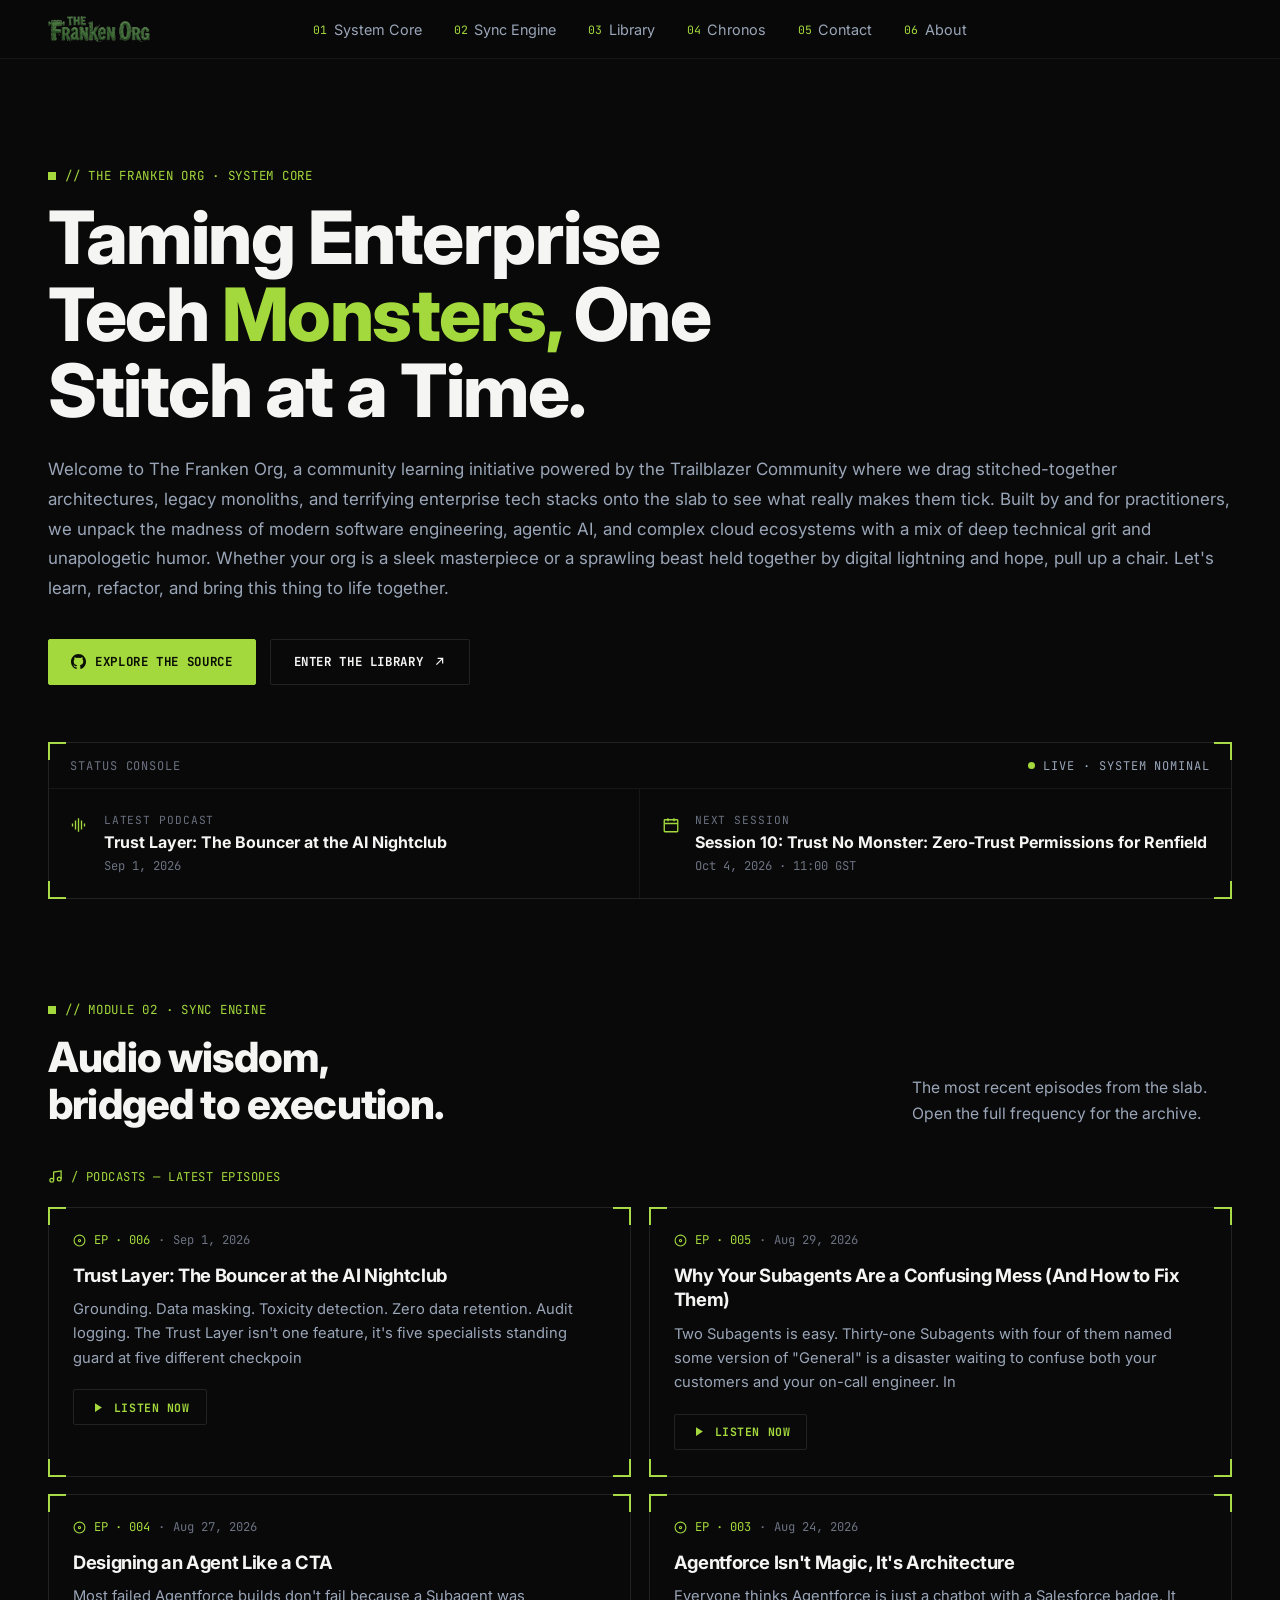
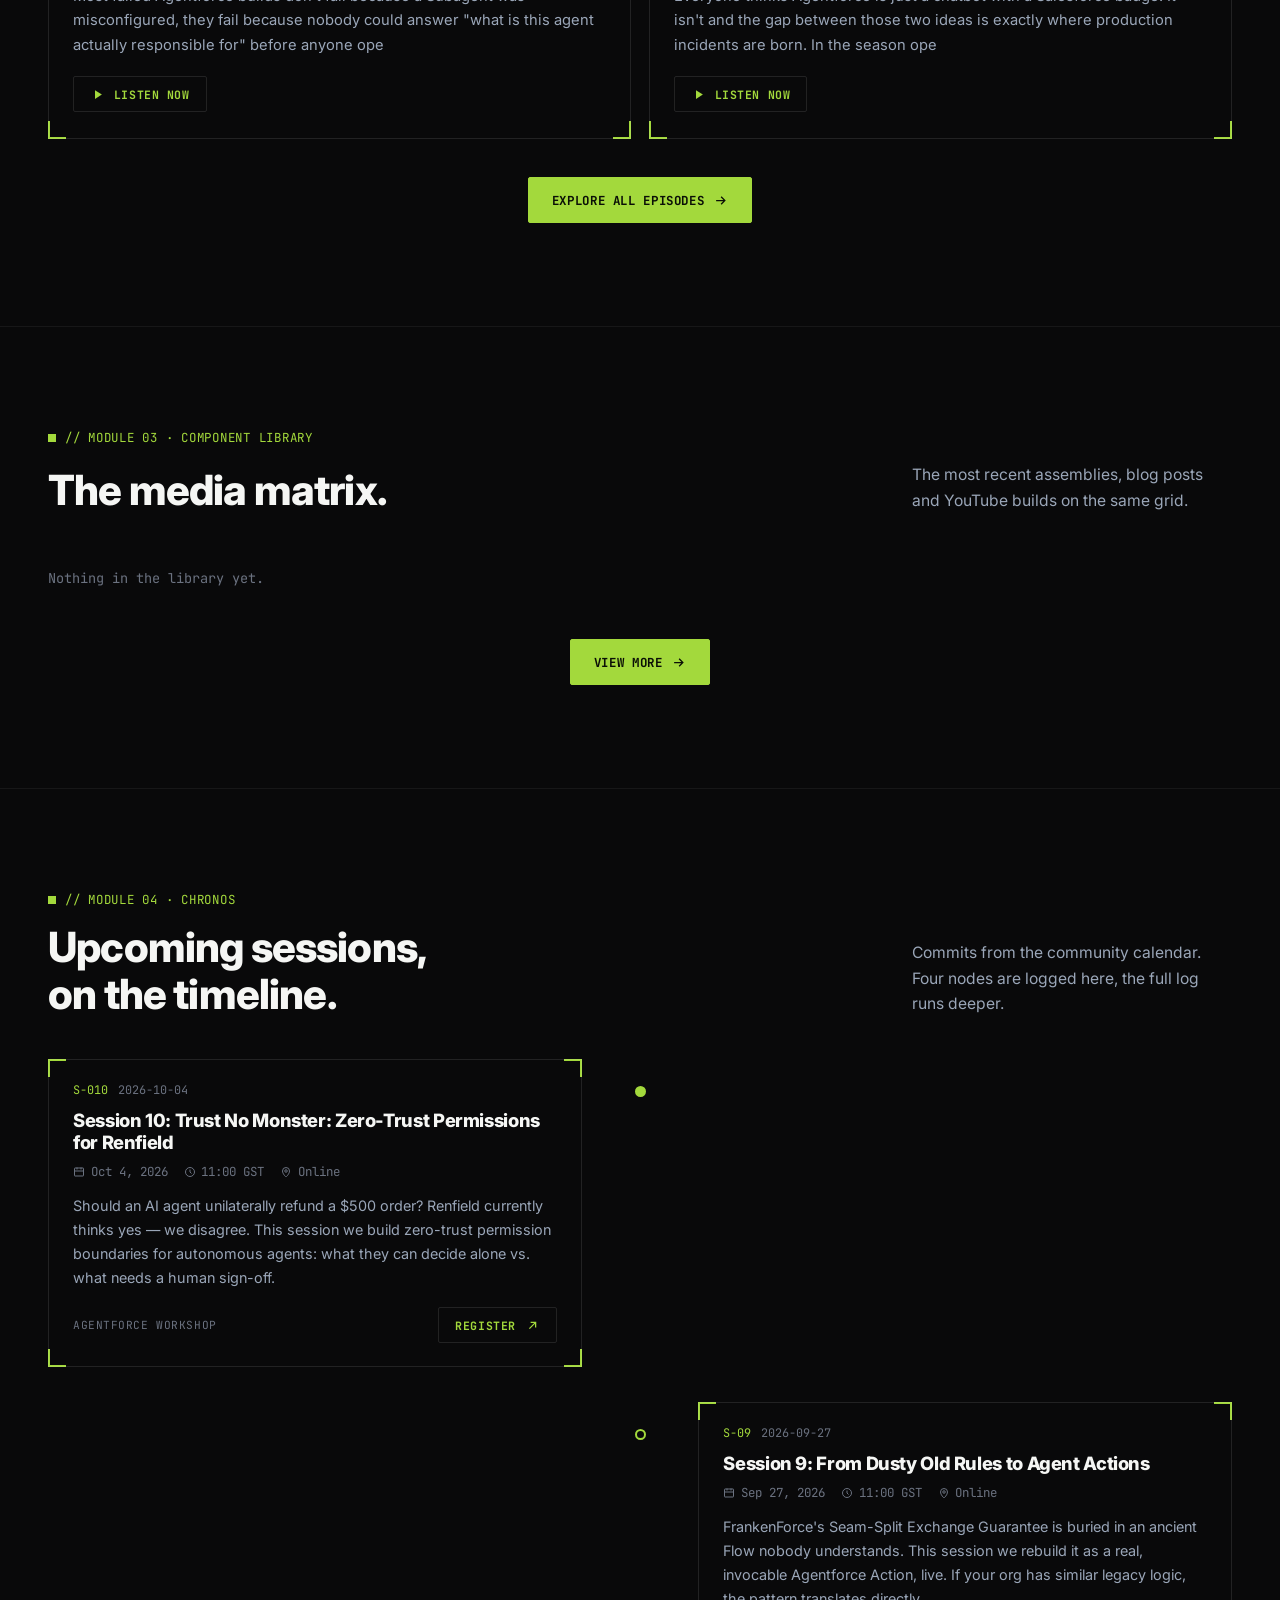
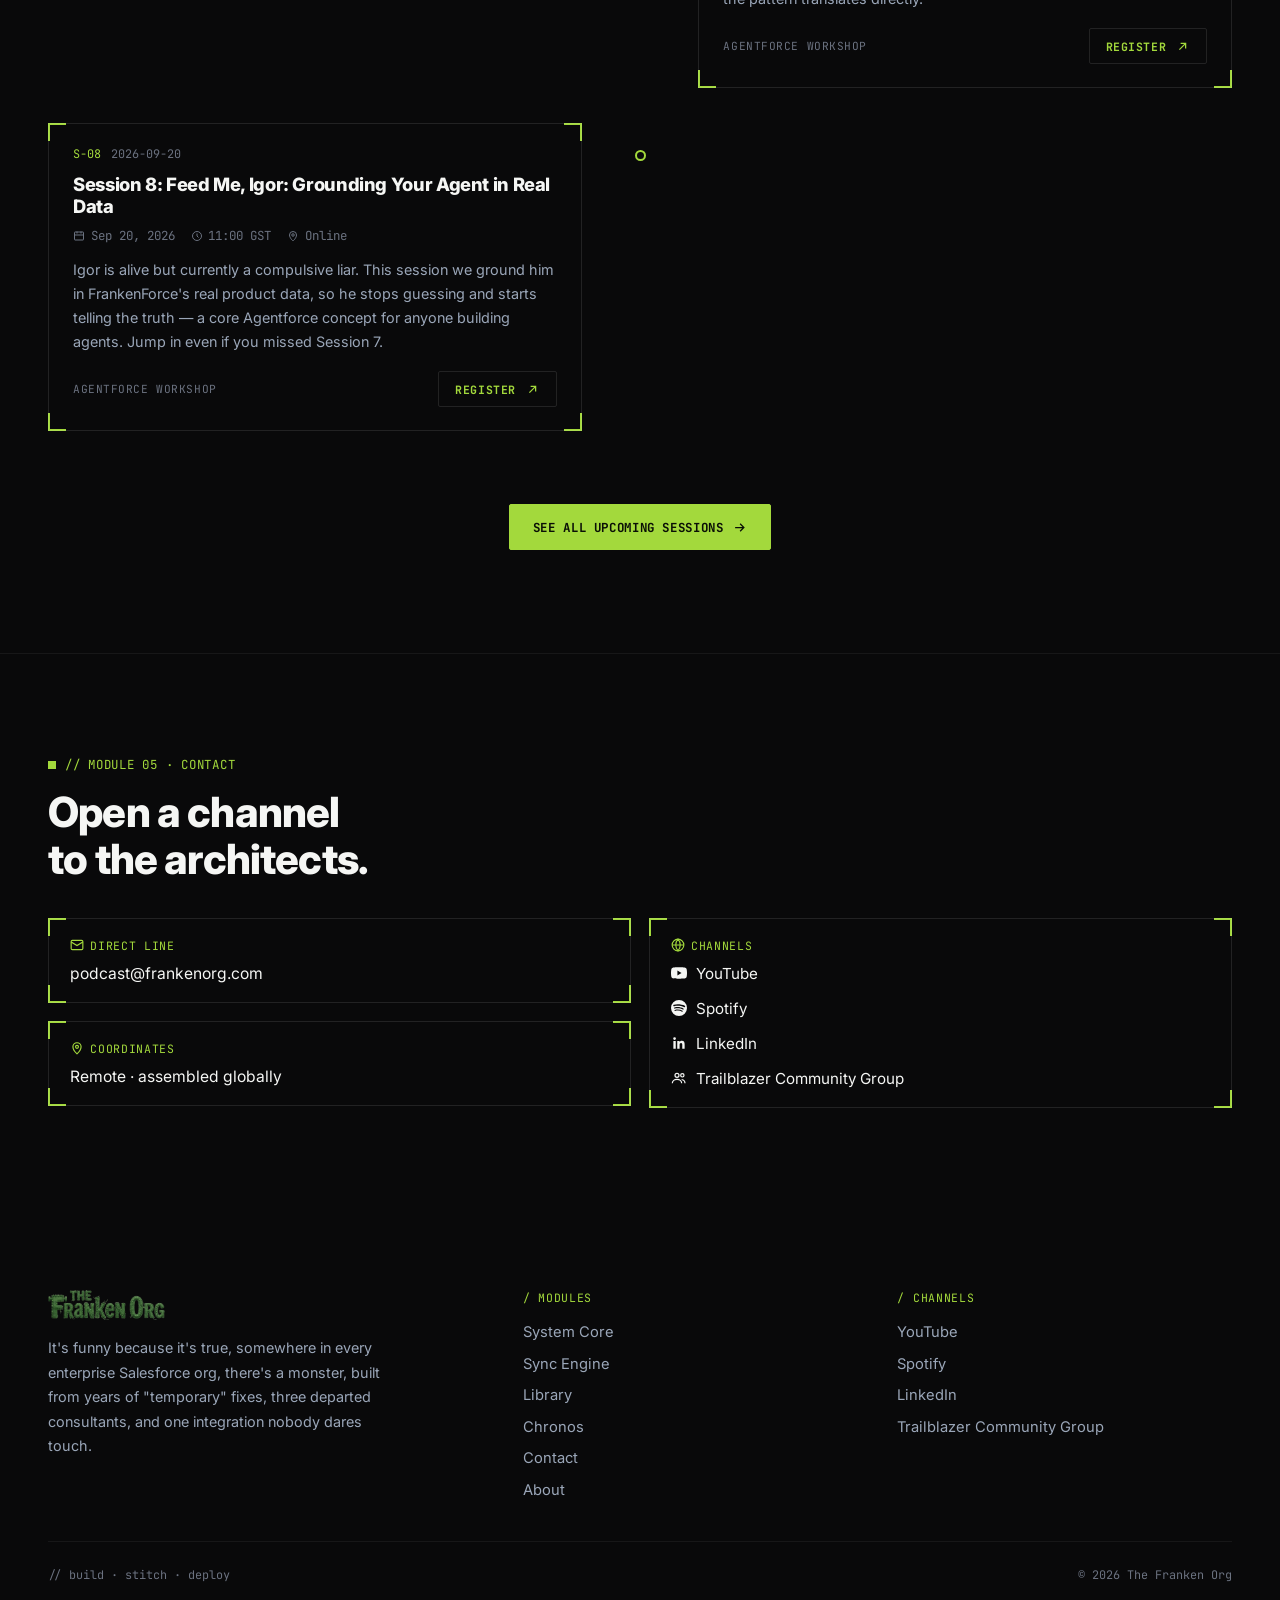
<file: index.html>
<!DOCTYPE html>
<html lang="en">
<head>
  <!-- Google tag (gtag.js) -->
  <script async src="https://www.googletagmanager.com/gtag/js?id=G-YTPM58HSNE"></script>
  <script>
    window.dataLayer = window.dataLayer || [];
    function gtag(){dataLayer.push(arguments);}
    gtag('js', new Date());
    gtag('config', 'G-YTPM58HSNE');
  </script>

  <meta charset="UTF-8">
  <meta name="viewport" content="width=device-width, initial-scale=1.0">
  <title>The Franken Org · Taming Enterprise Tech Monsters</title>
  <meta name="description" content="A podcast and hub for Salesforce architects and developers keeping decade-old orgs alive. Code, audio, and hard-won architecture lessons, converged.">
  <link rel="icon" href="data:image/svg+xml,%3Csvg xmlns='http://www.w3.org/2000/svg' viewBox='0 0 100 100'%3E%3Ctext y='.9em' font-size='90'%3E%E2%9A%A1%3C/text%3E%3C/svg%3E">

  <link rel="preconnect" href="https://fonts.googleapis.com">
  <link rel="preconnect" href="https://fonts.gstatic.com" crossorigin>
  <link href="https://fonts.googleapis.com/css2?family=Inter:wght@400;500;600;700;800;900&family=JetBrains+Mono:wght@400;500;600;700&display=swap" rel="stylesheet">
  <link rel="stylesheet" href="assets/site.css">
</head>
<body>

<header class="nav">
  <div class="nav-inner">
    <a href="#" class="brand">
      <img src="assets/frankenorg-logo.png" alt="The Franken Org">
    </a>
    <nav>
      <ul class="nav-links">
        <li><a href="#top"><span class="n">01</span> System Core</a></li>
        <li><a href="#sync-engine"><span class="n">02</span> Sync Engine</a></li>
        <li><a href="#library"><span class="n">03</span> Library</a></li>
        <li><a href="#chronos"><span class="n">04</span> Chronos</a></li>
        <li><a href="#contact"><span class="n">05</span> Contact</a></li>
        <li><a href="about.html"><span class="n">06</span> About</a></li>
      </ul>
    </nav>
  </div>
</header>

<main id="top">

  <!-- ================= HERO / SYSTEM CORE ================= -->
  <section class="hero container">
    <div class="eyebrow"><span class="dot"></span> // THE FRANKEN ORG · SYSTEM CORE</div>
    <h1>Taming Enterprise Tech <span class="accent">Monsters,</span> One Stitch at a Time.</h1>
    <p class="lede">
      Welcome to The Franken Org, a community learning initiative powered by the Trailblazer Community where we
      drag stitched-together architectures, legacy monoliths, and terrifying enterprise tech stacks onto the slab
      to see what really makes them tick. Built by and for practitioners, we unpack the madness of modern software
      engineering, agentic AI, and complex cloud ecosystems with a mix of deep technical grit and unapologetic
      humor. Whether your org is a sleek masterpiece or a sprawling beast held together by digital lightning and
      hope, pull up a chair. Let's learn, refactor, and bring this thing to life together.
    </p>
    <div class="hero-actions">
      <!-- TODO: point this at your repo once the site is pushed -->
      <a href="#" class="btn btn-fill">
        <svg viewBox="0 0 24 24" fill="currentColor"><path d="M12 0C5.37 0 0 5.5 0 12.26c0 5.42 3.44 10.02 8.21 11.64.6.11.82-.27.82-.6 0-.29-.01-1.06-.02-2.08-3.34.74-4.04-1.64-4.04-1.64-.55-1.42-1.34-1.8-1.34-1.8-1.09-.76.08-.75.08-.75 1.2.09 1.84 1.26 1.84 1.26 1.07 1.87 2.81 1.33 3.49 1.02.11-.79.42-1.33.76-1.64-2.67-.31-5.47-1.37-5.47-6.08 0-1.34.46-2.44 1.23-3.3-.12-.31-.53-1.55.12-3.23 0 0 1-.33 3.3 1.26a11.2 11.2 0 0 1 6 0c2.29-1.59 3.29-1.26 3.29-1.26.65 1.68.24 2.92.12 3.23.77.86 1.23 1.96 1.23 3.3 0 4.72-2.81 5.76-5.49 6.07.43.38.81 1.13.81 2.28 0 1.65-.02 2.98-.02 3.38 0 .33.22.72.83.6C20.56 22.27 24 17.67 24 12.26 24 5.5 18.63 0 12 0Z"/></svg>
        Explore the Source
      </a>
      <a href="#library" class="btn btn-outline">
        Enter the Library
        <svg viewBox="0 0 24 24" fill="none" stroke="currentColor" stroke-width="2"><path d="M7 17 17 7M9 7h8v8"/></svg>
      </a>
    </div>

    <div class="status-console bracket">
      <div class="console-head">
        <span>Status Console</span>
        <span class="live"><span class="live-dot"></span> live · system nominal</span>
      </div>
      <div class="console-body" id="status-console-body">
        <div class="console-cell">
          <span class="icon">
            <svg width="18" height="18" viewBox="0 0 24 24" fill="none" stroke="currentColor" stroke-width="1.8"><path d="M2 10v4M6 6v12M10 3v18M14 6v12M18 10v4"/></svg>
          </span>
          <div>
            <div class="label">Latest Podcast</div>
            <div class="title" id="console-ep-title">Loading…</div>
            <div class="meta" id="console-ep-meta">&nbsp;</div>
          </div>
        </div>
        <div class="console-cell">
          <span class="icon">
            <svg width="18" height="18" viewBox="0 0 24 24" fill="none" stroke="currentColor" stroke-width="1.8"><rect x="3" y="5" width="18" height="16" rx="1"/><path d="M8 3v4M16 3v4M3 10h18"/></svg>
          </span>
          <div>
            <div class="label">Next Session</div>
            <div class="title" id="console-session-title">Loading…</div>
            <div class="meta" id="console-session-meta">&nbsp;</div>
          </div>
        </div>
      </div>
    </div>
  </section>

  <!-- ================= SYNC ENGINE / EPISODES ================= -->
  <section class="section" id="sync-engine">
    <div class="container">
      <div class="eyebrow"><span class="dot"></span> // MODULE 02 · SYNC ENGINE</div>
      <div class="section-head">
        <h2>Audio wisdom,<br>bridged to execution.</h2>
        <p>The most recent episodes from the slab. Open the full frequency for the archive.</p>
      </div>
      <div class="subrow">
        <svg width="15" height="15" viewBox="0 0 24 24" fill="none" stroke="currentColor" stroke-width="2"><path d="M9 18V5l12-2v13"/><circle cx="6" cy="18" r="3"/><circle cx="18" cy="16" r="3"/></svg>
        / PODCASTS — LATEST EPISODES
      </div>
      <div class="episodes-grid" id="episodes-grid">
        <p style="color:var(--muted);font-family:var(--font-mono);font-size:.85rem;">Loading episodes…</p>
      </div>
      <div class="center-cta">
        <a href="https://open.spotify.com/show/033VIwiH526O5xfmqSE515?si=af486339a3ea4901" target="_blank" rel="noopener" class="btn btn-fill">
          Explore All Episodes
          <svg viewBox="0 0 24 24" fill="none" stroke="currentColor" stroke-width="2"><path d="M5 12h14M13 6l6 6-6 6"/></svg>
        </a>
      </div>
    </div>
  </section>

  <!-- ================= LIBRARY / MEDIA MATRIX ================= -->
  <section class="section" id="library">
    <div class="container">
      <div class="eyebrow"><span class="dot"></span> // MODULE 03 · COMPONENT LIBRARY</div>
      <div class="section-head">
        <h2>The media matrix.</h2>
        <p>The most recent assemblies, blog posts and YouTube builds on the same grid.</p>
      </div>
      <div class="library-grid" id="library-grid">
        <p style="color:var(--muted);font-family:var(--font-mono);font-size:.85rem;">Loading library…</p>
      </div>
      <div class="center-cta">
        <a href="https://www.youtube.com/playlist?list=PLMADD-VEXGwY" target="_blank" rel="noopener" class="btn btn-fill">
          View More
          <svg viewBox="0 0 24 24" fill="none" stroke="currentColor" stroke-width="2"><path d="M5 12h14M13 6l6 6-6 6"/></svg>
        </a>
      </div>
    </div>
  </section>

  <!-- ================= CHRONOS / TIMELINE ================= -->
  <section class="section" id="chronos">
    <div class="container">
      <div class="eyebrow"><span class="dot"></span> // MODULE 04 · CHRONOS</div>
      <div class="section-head">
        <h2>Upcoming sessions,<br>on the timeline.</h2>
        <p>Commits from the community calendar. Four nodes are logged here, the full log runs deeper.</p>
      </div>
      <div class="timeline" id="timeline">
        <p style="color:var(--muted);font-family:var(--font-mono);font-size:.85rem;">Loading sessions…</p>
      </div>
      <div class="center-cta">
        <a href="https://trailblazercommunitygroups.com/salesforce-developer-group-dubai-uae/" target="_blank" rel="noopener" class="btn btn-fill">
          See All Upcoming Sessions
          <svg viewBox="0 0 24 24" fill="none" stroke="currentColor" stroke-width="2"><path d="M5 12h14M13 6l6 6-6 6"/></svg>
        </a>
      </div>
    </div>
  </section>

  <!-- ================= CONTACT ================= -->
  <section class="section" id="contact" style="border-bottom:none;">
    <div class="container">
      <div class="eyebrow"><span class="dot"></span> // MODULE 05 · CONTACT</div>
      <div class="section-head" style="margin-bottom:2.2rem;">
        <h2>Open a channel<br>to the architects.</h2>
      </div>

      <div class="contact-grid">
        <div class="contact-left">
          <div class="info-card bracket">
            <div class="label">
              <svg width="14" height="14" viewBox="0 0 24 24" fill="none" stroke="currentColor" stroke-width="2"><rect x="2" y="4" width="20" height="16" rx="2"/><path d="m2 7 10 6 10-6"/></svg>
              Direct Line
            </div>
            <div class="value">podcast@frankenorg.com</div>
          </div>
          <div class="info-card bracket">
            <div class="label">
              <svg width="14" height="14" viewBox="0 0 24 24" fill="none" stroke="currentColor" stroke-width="2"><path d="M12 22s7-6.1 7-12a7 7 0 1 0-14 0c0 5.9 7 12 7 12Z"/><circle cx="12" cy="10" r="2.5"/></svg>
              Coordinates
            </div>
            <div class="value">Remote · assembled globally</div>
          </div>
        </div>

        <div class="contact-right">
          <div class="info-card bracket channels-card">
            <div class="label">
              <svg width="14" height="14" viewBox="0 0 24 24" fill="none" stroke="currentColor" stroke-width="2"><circle cx="12" cy="12" r="10"/><path d="M2 12h20M12 2a15 15 0 0 1 0 20 15 15 0 0 1 0-20Z"/></svg>
              Channels
            </div>
            <div class="channels-list">
              <a href="https://www.youtube.com/playlist?list=PLMADD-VEXGwY" target="_blank" rel="noopener">
                <svg width="16" height="16" viewBox="0 0 24 24" fill="currentColor"><path d="M23.5 6.2a3 3 0 0 0-2.1-2.1C19.5 3.5 12 3.5 12 3.5s-7.5 0-9.4.6A3 3 0 0 0 .5 6.2 31 31 0 0 0 0 12a31 31 0 0 0 .5 5.8 3 3 0 0 0 2.1 2.1c1.9.6 9.4.6 9.4.6s7.5 0 9.4-.6a3 3 0 0 0 2.1-2.1A31 31 0 0 0 24 12a31 31 0 0 0-.5-5.8ZM9.6 15.6V8.4L15.8 12l-6.2 3.6Z"/></svg>
                YouTube
              </a>
              <a href="https://open.spotify.com/show/033VIwiH526O5xfmqSE515?si=af486339a3ea4901" target="_blank" rel="noopener">
                <svg width="16" height="16" viewBox="0 0 24 24" fill="currentColor"><path d="M12 0a12 12 0 1 0 0 24 12 12 0 0 0 0-24Zm5.5 17.3a.75.75 0 0 1-1 .25c-2.8-1.7-6.3-2.1-10.4-1.1a.75.75 0 1 1-.35-1.46c4.5-1.05 8.4-.6 11.5 1.3.36.22.47.7.25 1.02Zm1.47-3.27a.94.94 0 0 1-1.28.3c-3.2-2-8.1-2.55-11.9-1.4a.94.94 0 0 1-.55-1.8c4.3-1.3 9.7-.7 13.4 1.6.44.27.58.85.33 1.3Zm.13-3.4C15.5 8.4 8.6 8.15 4.9 9.3a1.12 1.12 0 1 1-.65-2.14c4.25-1.3 12-1 16.5 1.6a1.12 1.12 0 0 1-1.15 1.93Z"/></svg>
                Spotify
              </a>
              <a href="https://www.linkedin.com/company/frankenorg" target="_blank" rel="noopener">
                <svg width="16" height="16" viewBox="0 0 24 24" fill="currentColor"><path d="M20.45 20.45h-3.55v-5.57c0-1.33-.02-3.03-1.85-3.03-1.86 0-2.14 1.45-2.14 2.94v5.66H9.36V9h3.41v1.56h.05c.47-.9 1.63-1.85 3.36-1.85 3.6 0 4.27 2.37 4.27 5.45v6.29ZM5.34 7.43a2.06 2.06 0 1 1 0-4.12 2.06 2.06 0 0 1 0 4.12ZM7.12 20.45H3.56V9h3.56v11.45Z"/></svg>
                LinkedIn
              </a>
              <a href="https://trailblazercommunitygroups.com/salesforce-developer-group-dubai-uae/" target="_blank" rel="noopener">
                <svg width="16" height="16" viewBox="0 0 24 24" fill="none" stroke="currentColor" stroke-width="1.8"><circle cx="9" cy="8" r="3"/><path d="M2 20c0-3.3 3.1-6 7-6s7 2.7 7 6"/><circle cx="17" cy="8" r="2.5"/><path d="M16 14.2c2.9.5 5 2.6 5 5.8"/></svg>
                Trailblazer Community Group
              </a>
            </div>
          </div>
        </div>
      </div>
    </div>
  </section>

</main>

<footer>
  <div class="container">
    <div class="footer-top">
      <div>
        <div class="footer-brand">
          <img src="assets/frankenorg-logo.png" alt="The Franken Org">
        </div>
        <p class="tag">
          It's funny because it's true, somewhere in every enterprise Salesforce org, there's a monster, built from
          years of "temporary" fixes, three departed consultants, and one integration nobody dares touch.
        </p>
      </div>
      <div class="footer-col">
        <div class="h">/ Modules</div>
        <ul>
          <li><a href="#top">System Core</a></li>
          <li><a href="#sync-engine">Sync Engine</a></li>
          <li><a href="#library">Library</a></li>
          <li><a href="#chronos">Chronos</a></li>
          <li><a href="#contact">Contact</a></li>
          <li><a href="about.html">About</a></li>
        </ul>
      </div>
      <div class="footer-col">
        <div class="h">/ Channels</div>
        <ul>
          <li><a href="https://www.youtube.com/playlist?list=PLMADD-VEXGwY" target="_blank" rel="noopener">YouTube</a></li>
          <li><a href="https://open.spotify.com/show/033VIwiH526O5xfmqSE515?si=af486339a3ea4901" target="_blank" rel="noopener">Spotify</a></li>
          <li><a href="https://www.linkedin.com/company/frankenorg" target="_blank" rel="noopener">LinkedIn</a></li>
          <li><a href="https://trailblazercommunitygroups.com/salesforce-developer-group-dubai-uae/" target="_blank" rel="noopener">Trailblazer Community Group</a></li>
        </ul>
      </div>
    </div>
    <div class="footer-bottom">
      <span>// build · stitch · deploy</span>
      <span>© 2026 The Franken Org</span>
    </div>
  </div>
</footer>

<script>
function esc(str){ const d = document.createElement('div'); d.textContent = str || ''; return d.innerHTML; }
function fmtDate(iso){
  if(!iso) return '';
  const d = new Date(iso);
  if(isNaN(d)) return iso;
  return d.toLocaleDateString(undefined, {year:'numeric', month:'short', day:'numeric'});
}

let episodesCache = null;
let sessionsCache = null;

/* ============================================================
   EPISODES — pulled from assets/episodes.json
   (kept updated by .github/workflows/update-episodes.yml)
   ============================================================ */
async function loadEpisodes(){
  const grid = document.getElementById('episodes-grid');
  try{
    const res = await fetch('assets/episodes.json', {cache:'no-store'});
    if(!res.ok) throw new Error('no episodes.json');
    const episodes = await res.json();
    episodesCache = Array.isArray(episodes) ? episodes.slice() : [];
    episodesCache.sort(function(a,b){ return new Date(b.published) - new Date(a.published); });

    if(episodesCache.length === 0){
      grid.innerHTML = '<p style="color:var(--muted);font-family:var(--font-mono);font-size:.85rem;">No episodes indexed yet — check the <a href="https://open.spotify.com/show/033VIwiH526O5xfmqSE515" target="_blank" rel="noopener" style="color:var(--lime);">show page</a> directly.</p>';
    }else{
      grid.innerHTML = episodesCache.slice(0, 4).map(function(ep, i){
        const num = String(episodesCache.length - i).padStart(3, '0');
        return '' +
          '<div class="ep-card bracket">' +
            '<div class="ep-meta">' +
              '<svg width="13" height="13" viewBox="0 0 24 24" fill="none" stroke="currentColor" stroke-width="2"><circle cx="12" cy="12" r="2"/><path d="M12 2a10 10 0 0 1 0 20M12 2a10 10 0 0 0 0 20"/></svg>' +
              '<span>EP · ' + num + '</span>' +
              '<span class="sep">·</span>' +
              '<span class="date">' + fmtDate(ep.published) + '</span>' +
            '</div>' +
            '<h3>' + esc(ep.title) + '</h3>' +
            (ep.description ? '<p>' + esc(ep.description) + '</p>' : '') +
            '<a class="btn btn-outline small" href="' + esc(ep.url) + '" target="_blank" rel="noopener">' +
              '<svg viewBox="0 0 24 24" fill="currentColor" width="13" height="13"><path d="M8 5v14l11-7z"/></svg>' +
              ' Listen Now' +
            '</a>' +
          '</div>';
      }).join('');
    }
  }catch(err){
    episodesCache = [];
    grid.innerHTML = '<p style="color:var(--muted);font-family:var(--font-mono);font-size:.85rem;">Couldn\'t load episodes right now.</p>';
  }
  updateStatusConsole();
}

/* ============================================================
   LIBRARY — pulled from assets/library.json.
   type: "video" opens the YouTube link in a new tab.
   type: "post" opens that article's own page (see /articles/).
   ============================================================ */
async function loadLibrary(){
  const grid = document.getElementById('library-grid');
  const gradients = [
    'radial-gradient(circle at 30% 30%, rgba(163,217,60,0.35), transparent 60%), linear-gradient(160deg,#0d1712,#070808)',
    'radial-gradient(circle at 70% 40%, rgba(80,200,160,0.3), transparent 60%), linear-gradient(160deg,#0b1512,#070808)',
    'radial-gradient(circle at 50% 70%, rgba(163,217,60,0.25), transparent 55%), linear-gradient(160deg,#0e1410,#070808)'
  ];
  try{
    const res = await fetch('assets/library.json', {cache:'no-store'});
    if(!res.ok) throw new Error('no library.json');
    const items = await res.json();

    if(!Array.isArray(items) || items.length === 0){
      grid.innerHTML = '<p style="color:var(--muted);font-family:var(--font-mono);font-size:.85rem;">Nothing in the library yet.</p>';
      return;
    }

    grid.innerHTML = items.map(function(item, i){
      const isVideo = item.type === 'video';
      const ctaLabel = isVideo ? 'Watch on YouTube' : 'Read the Post';
      const ctaIcon = isVideo
        ? '<svg width="12" height="12" viewBox="0 0 24 24" fill="currentColor"><path d="M8 5v14l11-7z"/></svg>'
        : '<svg width="12" height="12" viewBox="0 0 24 24" fill="none" stroke="currentColor" stroke-width="2"><path d="M7 17 17 7M9 7h8v8"/></svg>';
      const tagIcon = isVideo
        ? '<svg width="11" height="11" viewBox="0 0 24 24" fill="currentColor"><path d="M8 5v14l11-7z"/></svg>'
        : '<svg width="11" height="11" viewBox="0 0 24 24" fill="none" stroke="currentColor" stroke-width="2"><rect x="3" y="4" width="18" height="16" rx="1"/><path d="M7 8h10M7 12h10M7 16h6"/></svg>';
      const thumbBg = item.thumbnail
        ? 'background-image:url(' + esc(item.thumbnail) + ');background-size:cover;background-position:center;'
        : 'background:' + gradients[i % gradients.length] + ';';
      // "post" items are internal pages -> open in same tab. "video" items are external -> new tab.
      const target = isVideo ? ' target="_blank" rel="noopener"' : '';

      return '' +
        '<div class="lib-card bracket">' +
          '<div class="lib-thumb">' +
            '<div class="grad" style="' + thumbBg + '"></div>' +
            '<span class="tag">' + tagIcon + ' ' + esc(item.tag) + '</span>' +
            (item.readTime ? '<span class="badge"><svg width="11" height="11" viewBox="0 0 24 24" fill="none" stroke="currentColor" stroke-width="2"><circle cx="12" cy="12" r="9"/><path d="M12 7v5l3 3"/></svg> ' + esc(item.readTime) + '</span>' : '') +
          '</div>' +
          '<div class="lib-body">' +
            '<div class="lib-date">' + esc(item.date) + '</div>' +
            '<h3>' + esc(item.title) + '</h3>' +
            (item.excerpt ? '<p>' + esc(item.excerpt) + '</p>' : '') +
            '<a class="lib-link" href="' + esc(item.url) + '"' + target + '>' + ctaLabel + ' ' + ctaIcon + '</a>' +
          '</div>' +
        '</div>';
    }).join('');
  }catch(err){
    grid.innerHTML = '<p style="color:var(--muted);font-family:var(--font-mono);font-size:.85rem;">Couldn\'t load the library right now.</p>';
  }
}

/* ============================================================
   CHRONOS — pulled from assets/chronos.json.
   Shows the 4 nearest upcoming sessions (soonest first).
   Each card links out to its own registration page.
   ============================================================ */
async function loadChronos(){
  const wrap = document.getElementById('timeline');
  try{
    const res = await fetch('assets/chronos.json', {cache:'no-store'});
    if(!res.ok) throw new Error('no chronos.json');
    const all = await res.json();
    sessionsCache = Array.isArray(all) ? all.slice() : [];

    const now = new Date();
    let upcoming = sessionsCache.filter(function(s){ return new Date(s.date) >= now; });
    upcoming.sort(function(a,b){ return new Date(a.date) - new Date(b.date); });
    // if fewer than 4 upcoming, backfill with the most recent past ones so the section isn't sparse
    if(upcoming.length < 4){
      const past = sessionsCache.filter(function(s){ return new Date(s.date) < now; })
        .sort(function(a,b){ return new Date(b.date) - new Date(a.date); });
      upcoming = upcoming.concat(past).slice(0, 4);
    }else{
      upcoming = upcoming.slice(0, 4);
    }

    if(upcoming.length === 0){
      wrap.innerHTML = '<p style="color:var(--muted);font-family:var(--font-mono);font-size:.85rem;">No sessions scheduled right now.</p>';
    }else{
      const rows = upcoming.map(function(s, i){
        const side = i % 2 === 0 ? 'left' : 'right';
        const other = side === 'left' ? 'right' : 'left';
        return '' +
          '<div class="timeline-row">' +
            (side === 'left' ? cardHtml(s, 'left', i===0) : '<div class="t-card ' + other + '" style="visibility:hidden;grid-column:1;"></div>') +
            '<div class="t-node"><span class="t-dot' + (i === 0 ? ' filled' : '') + '"></span></div>' +
            (side === 'right' ? cardHtml(s, 'right', i===0) : '<div class="t-card ' + other + '" style="visibility:hidden;grid-column:3;"></div>') +
          '</div>';
      }).join('');
      wrap.innerHTML = '<div class="rail"><div class="rail-line"></div></div>' + rows;
    }
  }catch(err){
    sessionsCache = [];
    wrap.innerHTML = '<p style="color:var(--muted);font-family:var(--font-mono);font-size:.85rem;">Couldn\'t load sessions right now.</p>';
  }
  updateStatusConsole();

  function cardHtml(s, side){
    return '' +
      '<div class="t-card bracket ' + side + '">' +
        '<div class="t-id"><span>' + esc(s.id) + '</span><span class="date">' + esc(s.date) + '</span></div>' +
        '<h3>' + esc(s.title) + '</h3>' +
        '<div class="t-detail-row">' +
          '<span><svg width="12" height="12" viewBox="0 0 24 24" fill="none" stroke="currentColor" stroke-width="2"><rect x="3" y="4" width="18" height="16" rx="1"/><path d="M8 3v4M16 3v4M3 10h18"/></svg> ' + fmtDate(s.date) + '</span>' +
          '<span><svg width="12" height="12" viewBox="0 0 24 24" fill="none" stroke="currentColor" stroke-width="2"><circle cx="12" cy="12" r="9"/><path d="M12 7v5l3 3"/></svg> ' + esc(s.time) + '</span>' +
          '<span><svg width="12" height="12" viewBox="0 0 24 24" fill="none" stroke="currentColor" stroke-width="2"><path d="M12 22s7-6.1 7-12a7 7 0 1 0-14 0c0 5.9 7 12 7 12Z"/><circle cx="12" cy="10" r="2.5"/></svg> ' + esc(s.where) + '</span>' +
        '</div>' +
        (s.description ? '<div class="t-desc">' + esc(s.description) + '</div>' : '') +
        '<div class="t-footer-row">' +
          '<span class="t-tag-pill">' + esc(s.tag) + '</span>' +
          (s.registerUrl ? '<a class="btn btn-outline small" href="' + esc(s.registerUrl) + '" target="_blank" rel="noopener">Register <svg viewBox="0 0 24 24" fill="none" stroke="currentColor" stroke-width="2" width="12" height="12"><path d="M7 17 17 7M9 7h8v8"/></svg></a>' : '') +
        '</div>' +
      '</div>';
  }
}

/* ============================================================
   STATUS CONSOLE — Latest Podcast from episodes.json,
   Next Session = the chronos.json entry closest to today.
   ============================================================ */
function updateStatusConsole(){
  const epTitle = document.getElementById('console-ep-title');
  const epMeta = document.getElementById('console-ep-meta');
  const sTitle = document.getElementById('console-session-title');
  const sMeta = document.getElementById('console-session-meta');

  if(episodesCache !== null){
    if(episodesCache.length){
      epTitle.textContent = episodesCache[0].title || '';
      epMeta.textContent = fmtDate(episodesCache[0].published);
    }else{
      epTitle.textContent = 'No episodes indexed yet';
      epMeta.textContent = '';
    }
  }

  if(sessionsCache !== null){
    if(sessionsCache.length){
      const now = new Date();
      const upcoming = sessionsCache.filter(function(s){ return new Date(s.date) >= now; })
        .sort(function(a,b){ return new Date(a.date) - new Date(b.date); });
      const closest = upcoming.length ? upcoming[0] : sessionsCache.slice().sort(function(a,b){ return new Date(b.date) - new Date(a.date); })[0];
      sTitle.textContent = closest.title || '';
      sMeta.textContent = fmtDate(closest.date) + (closest.time ? ' · ' + closest.time : '');
    }else{
      sTitle.textContent = 'No sessions scheduled';
      sMeta.textContent = '';
    }
  }
}

loadEpisodes();
loadLibrary();
loadChronos();
</script>
</body>
</html>
</file>
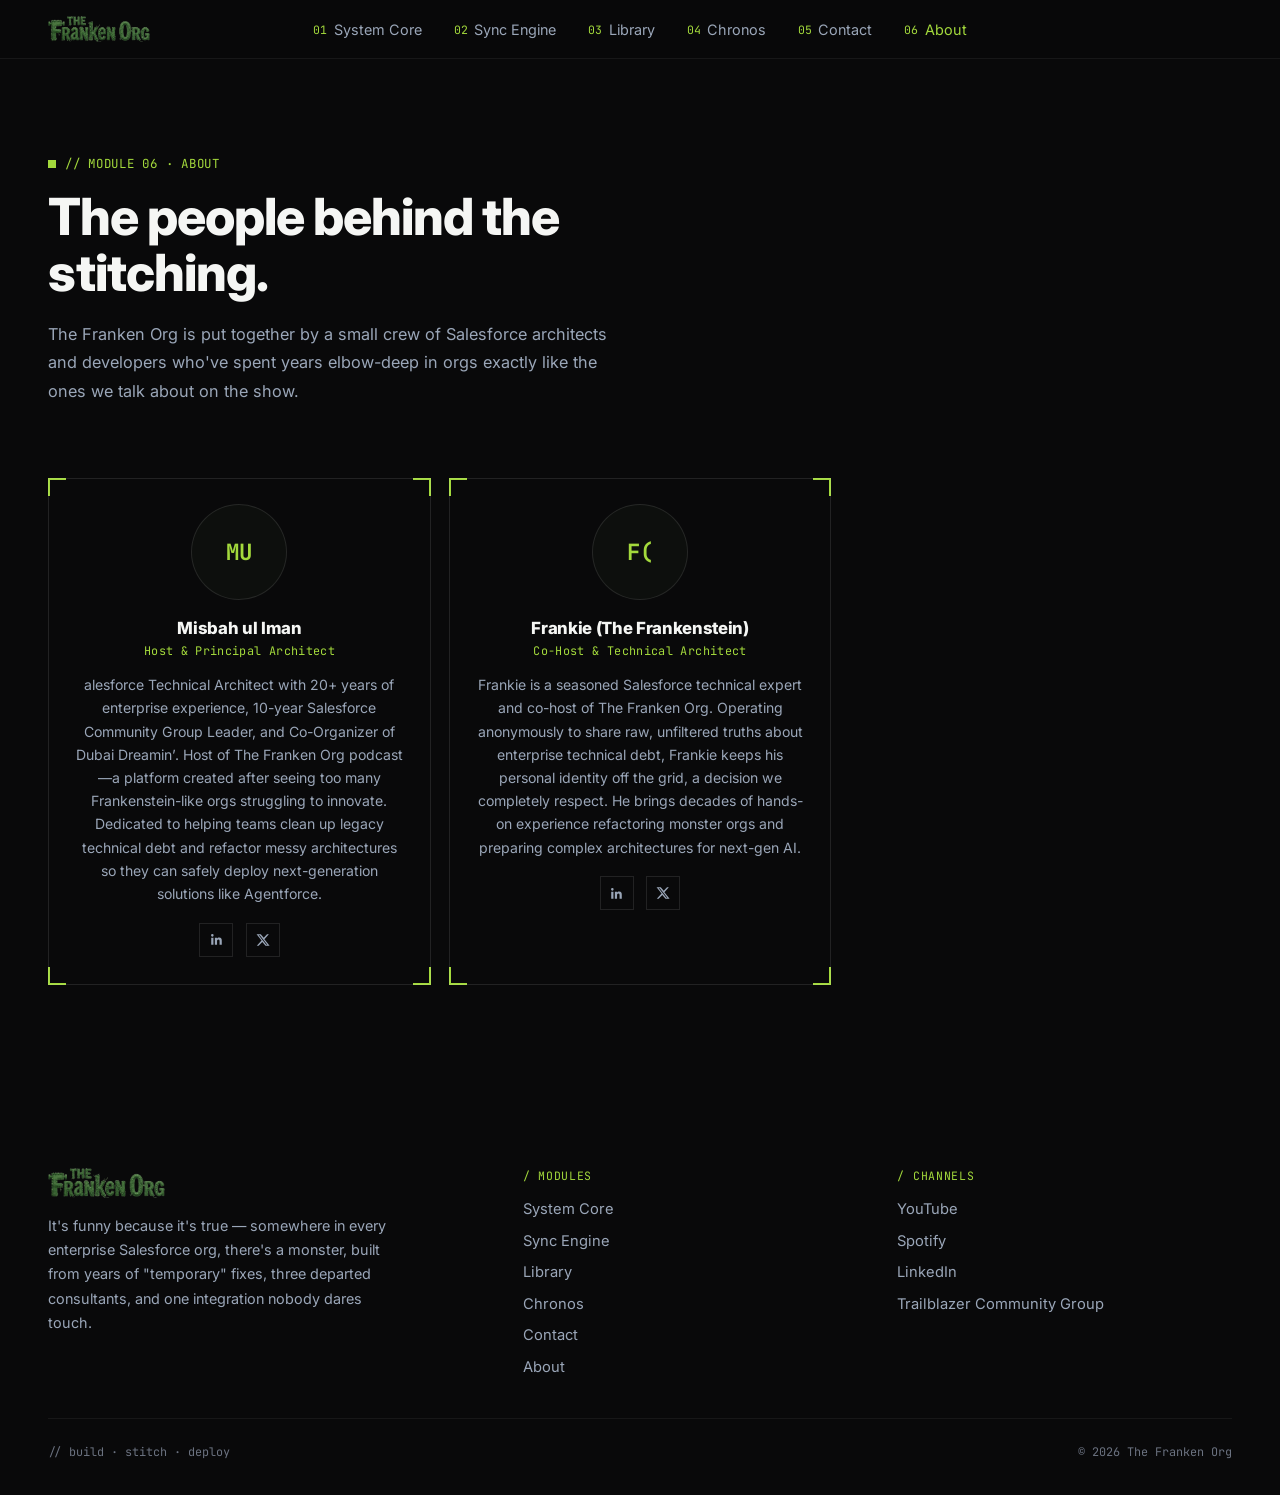
<file: about.html>
<!DOCTYPE html>
<html lang="en">
<head>
  <meta charset="UTF-8">
  <meta name="viewport" content="width=device-width, initial-scale=1.0">
  <title>About · The Franken Org</title>
  <meta name="description" content="The architects and developers behind The Franken Org — who we are and where to find us.">
  <link rel="icon" href="data:image/svg+xml,%3Csvg xmlns='http://www.w3.org/2000/svg' viewBox='0 0 100 100'%3E%3Ctext y='.9em' font-size='90'%3E%E2%9A%A1%3C/text%3E%3C/svg%3E">
  <link rel="preconnect" href="https://fonts.googleapis.com">
  <link rel="preconnect" href="https://fonts.gstatic.com" crossorigin>
  <link href="https://fonts.googleapis.com/css2?family=Inter:wght@400;500;600;700;800;900&family=JetBrains+Mono:wght@400;500;600;700&display=swap" rel="stylesheet">
  <link rel="stylesheet" href="assets/site.css">
</head>
<body>

<header class="nav">
  <div class="nav-inner">
    <a href="index.html" class="brand">
      <img src="assets/frankenorg-logo.png" alt="The Franken Org">
    </a>
    <nav>
      <ul class="nav-links">
        <li><a href="index.html#top"><span class="n">01</span> System Core</a></li>
        <li><a href="index.html#sync-engine"><span class="n">02</span> Sync Engine</a></li>
        <li><a href="index.html#library"><span class="n">03</span> Library</a></li>
        <li><a href="index.html#chronos"><span class="n">04</span> Chronos</a></li>
        <li><a href="index.html#contact"><span class="n">05</span> Contact</a></li>
        <li><a href="about.html" style="color:var(--lime);"><span class="n">06</span> About</a></li>
      </ul>
    </nav>
  </div>
</header>

<main>
  <div class="container">
    <div class="page-header">
      <div class="eyebrow"><span class="dot"></span> // MODULE 06 · ABOUT</div>
      <h1>The people behind the stitching.</h1>
      <p class="lede">
        The Franken Org is put together by a small crew of Salesforce architects and developers who've spent years
        elbow-deep in orgs exactly like the ones we talk about on the show.
      </p>
    </div>
  </div>

  <section class="section" style="border-bottom:none;padding-top:0;">
    <div class="container">
      <div class="team-grid" id="team-grid">
        <p style="color:var(--muted);font-family:var(--font-mono);font-size:.85rem;">Loading team…</p>
      </div>
    </div>
  </section>
</main>

<footer>
  <div class="container">
    <div class="footer-top">
      <div>
        <div class="footer-brand">
          <img src="assets/frankenorg-logo.png" alt="The Franken Org">
        </div>
        <p class="tag">
          It's funny because it's true — somewhere in every enterprise Salesforce org, there's a monster, built from
          years of "temporary" fixes, three departed consultants, and one integration nobody dares touch.
        </p>
      </div>
      <div class="footer-col">
        <div class="h">/ Modules</div>
        <ul>
          <li><a href="index.html#top">System Core</a></li>
          <li><a href="index.html#sync-engine">Sync Engine</a></li>
          <li><a href="index.html#library">Library</a></li>
          <li><a href="index.html#chronos">Chronos</a></li>
          <li><a href="index.html#contact">Contact</a></li>
          <li><a href="about.html">About</a></li>
        </ul>
      </div>
      <div class="footer-col">
        <div class="h">/ Channels</div>
        <ul>
          <li><a href="https://www.youtube.com/playlist?list=PLMADD-VEXGwY" target="_blank" rel="noopener">YouTube</a></li>
          <li><a href="https://open.spotify.com/show/033VIwiH526O5xfmqSE515?si=af486339a3ea4901" target="_blank" rel="noopener">Spotify</a></li>
          <li><a href="https://www.linkedin.com/company/frankenorg" target="_blank" rel="noopener">LinkedIn</a></li>
          <li><a href="https://trailblazercommunitygroups.com/salesforce-developer-group-dubai-uae/" target="_blank" rel="noopener">Trailblazer Community Group</a></li>
        </ul>
      </div>
    </div>
    <div class="footer-bottom">
      <span>// build · stitch · deploy</span>
      <span>© 2026 The Franken Org</span>
    </div>
  </div>
</footer>

<script>
/* ============================================================
   TEAM — loaded from assets/team.json.
   Edit that file to add/remove people. "photo" is optional —
   if left blank, initials are shown instead.
   ============================================================ */
(async function loadTeam(){
  const grid = document.getElementById('team-grid');

  function esc(str){ const d = document.createElement('div'); d.textContent = str || ''; return d.innerHTML; }
  function initials(name){
    return (name || '').split(/\s+/).filter(Boolean).slice(0,2).map(function(w){ return w[0].toUpperCase(); }).join('');
  }

  try{
    const res = await fetch('assets/team.json', {cache:'no-store'});
    if(!res.ok) throw new Error('no team.json');
    const team = await res.json();

    if(!Array.isArray(team) || team.length === 0){
      grid.innerHTML = '<p style="color:var(--muted);font-family:var(--font-mono);font-size:.85rem;">Team info coming soon.</p>';
      return;
    }

    grid.innerHTML = team.map(function(person){
      const photoHtml = person.photo
        ? '<img src="' + esc(person.photo) + '" alt="' + esc(person.name) + '">'
        : initials(person.name);

      const socials = [];
      if(person.linkedin){
        socials.push('<a href="' + esc(person.linkedin) + '" target="_blank" rel="noopener" aria-label="' + esc(person.name) + ' on LinkedIn"><svg width="15" height="15" viewBox="0 0 24 24" fill="currentColor"><path d="M20.45 20.45h-3.55v-5.57c0-1.33-.02-3.03-1.85-3.03-1.86 0-2.14 1.45-2.14 2.94v5.66H9.36V9h3.41v1.56h.05c.47-.9 1.63-1.85 3.36-1.85 3.6 0 4.27 2.37 4.27 5.45v6.29ZM5.34 7.43a2.06 2.06 0 1 1 0-4.12 2.06 2.06 0 0 1 0 4.12ZM7.12 20.45H3.56V9h3.56v11.45Z"/></svg></a>');
      }
      if(person.x){
        socials.push('<a href="' + esc(person.x) + '" target="_blank" rel="noopener" aria-label="' + esc(person.name) + ' on X"><svg width="14" height="14" viewBox="0 0 24 24" fill="currentColor"><path d="M18.9 2H22l-7.6 8.7L23.3 22h-7l-5.5-6.7L4.5 22H1.4l8.1-9.3L1 2h7.2l5 6.1L18.9 2Zm-1.2 18h1.7L6.4 3.9H4.6L17.7 20Z"/></svg></a>');
      }

      return '' +
        '<div class="team-card bracket">' +
          '<div class="team-photo">' + photoHtml + '</div>' +
          '<h3>' + esc(person.name) + '</h3>' +
          '<div class="team-role">' + esc(person.role) + '</div>' +
          (person.bio ? '<p class="team-bio">' + esc(person.bio) + '</p>' : '') +
          (socials.length ? '<div class="team-socials">' + socials.join('') + '</div>' : '') +
        '</div>';
    }).join('');
  }catch(err){
    grid.innerHTML = '<p style="color:var(--muted);font-family:var(--font-mono);font-size:.85rem;">Couldn\'t load team info right now.</p>';
  }
})();
</script>
</body>
</html>
</file>
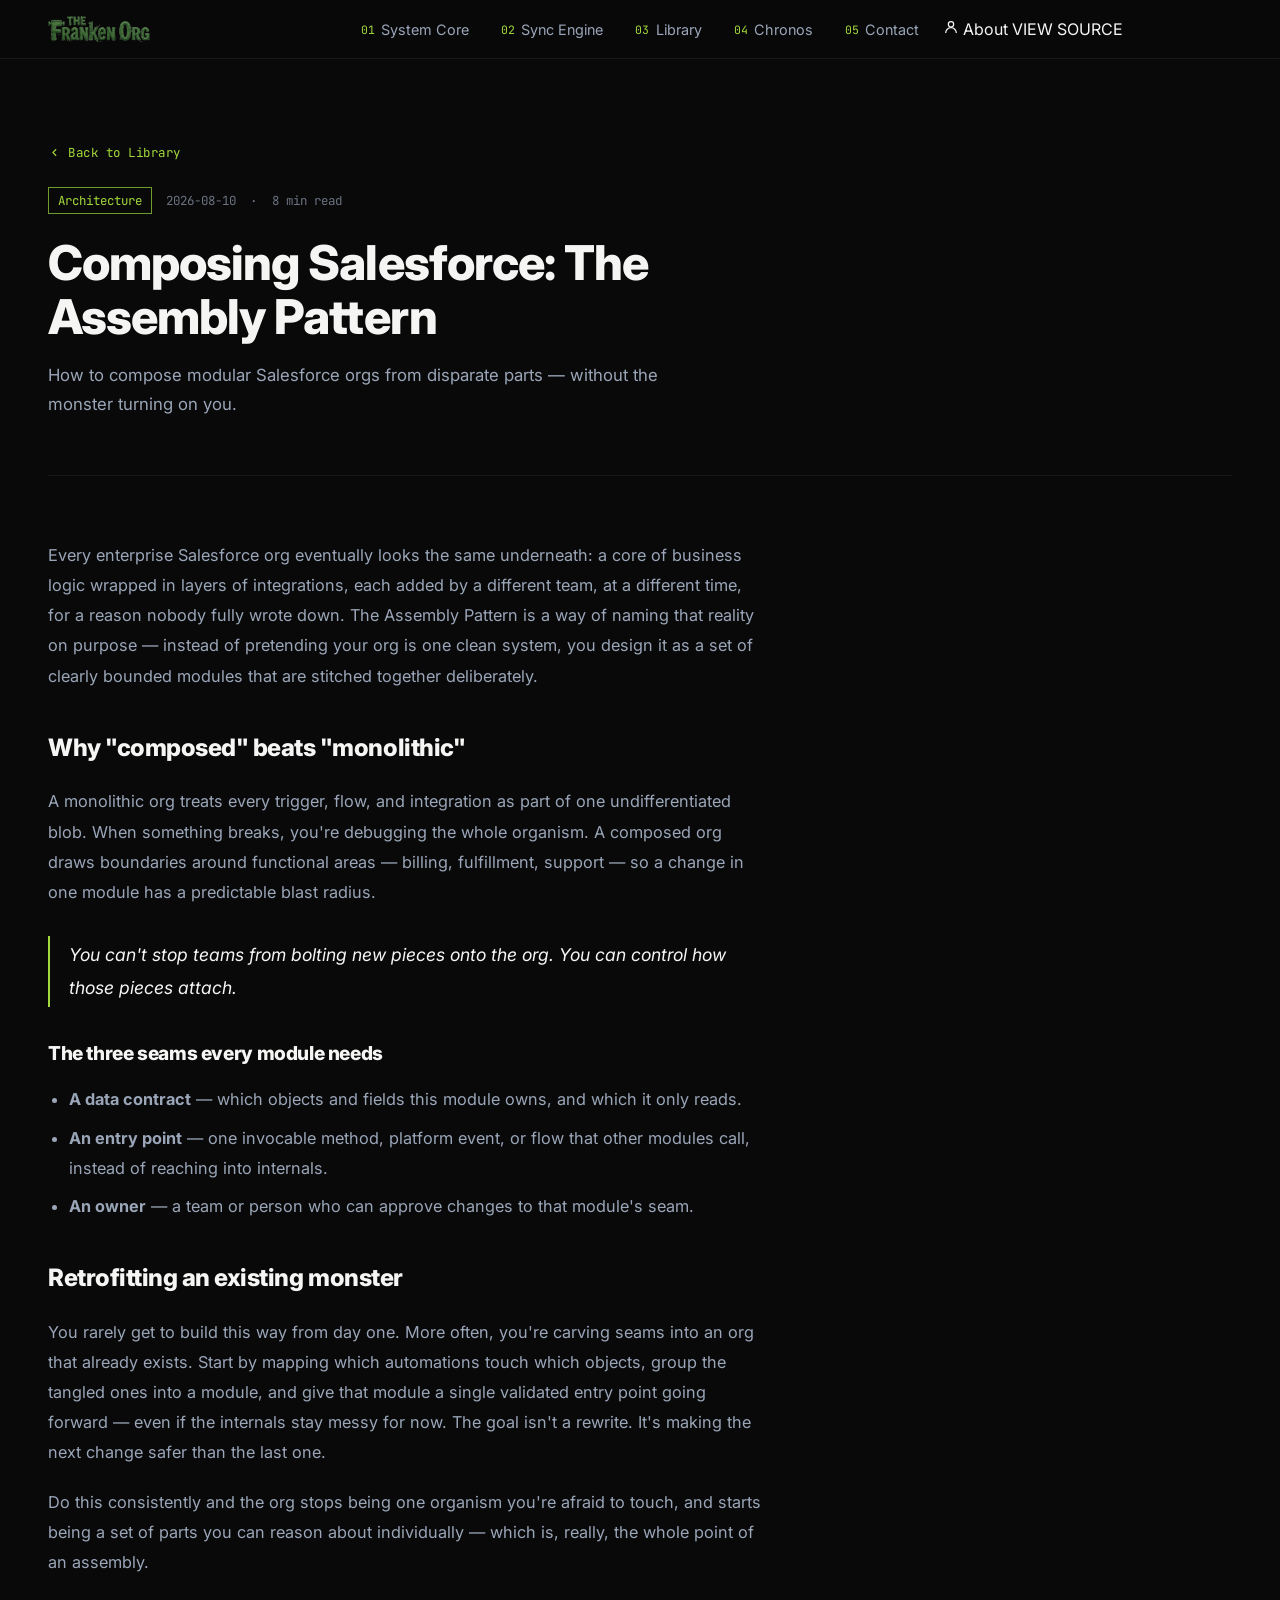
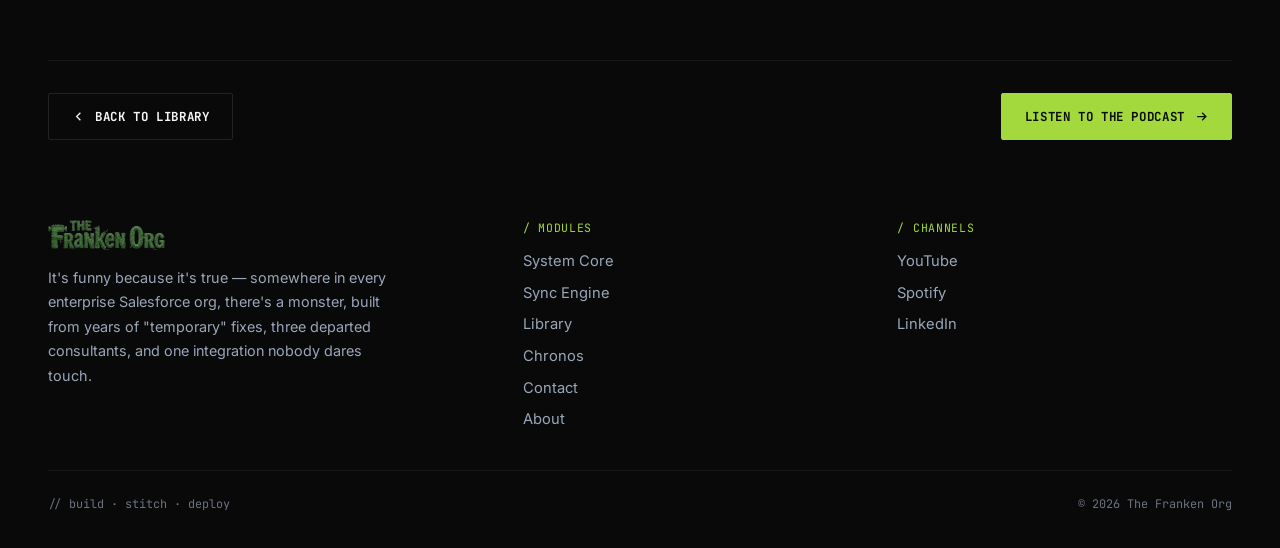
<file: composing-salesforce-assembly-pattern.html>
<!DOCTYPE html>
<html lang="en">
<head>
  <meta charset="UTF-8">
  <meta name="viewport" content="width=device-width, initial-scale=1.0">
  <title>Composing Salesforce: The Assembly Pattern · The Franken Org</title>
  <meta name="description" content="How to compose modular Salesforce orgs from disparate parts — without the monster turning on you.">
  <link rel="icon" href="data:image/svg+xml,%3Csvg xmlns='http://www.w3.org/2000/svg' viewBox='0 0 100 100'%3E%3Ctext y='.9em' font-size='90'%3E%E2%9A%A1%3C/text%3E%3C/svg%3E">
  <link rel="preconnect" href="https://fonts.googleapis.com">
  <link rel="preconnect" href="https://fonts.gstatic.com" crossorigin>
  <link href="https://fonts.googleapis.com/css2?family=Inter:wght@400;500;600;700;800;900&family=JetBrains+Mono:wght@400;500;600;700&display=swap" rel="stylesheet">
  <link rel="stylesheet" href="../assets/site.css">
</head>
<body>

<header class="nav">
  <div class="nav-inner">
    <a href="../index.html" class="brand">
      <img src="../assets/frankenorg-logo.png" alt="The Franken Org">
    </a>
    <nav>
      <ul class="nav-links">
        <li><a href="../index.html#top"><span class="n">01</span> System Core</a></li>
        <li><a href="../index.html#sync-engine"><span class="n">02</span> Sync Engine</a></li>
        <li><a href="../index.html#library"><span class="n">03</span> Library</a></li>
        <li><a href="../index.html#chronos"><span class="n">04</span> Chronos</a></li>
        <li><a href="../index.html#contact"><span class="n">05</span> Contact</a></li>
      </ul>
    </nav>
    <div class="nav-right">
      <a href="../about.html" class="about">
        <svg width="16" height="16" viewBox="0 0 24 24" fill="none" stroke="currentColor" stroke-width="1.8"><circle cx="12" cy="8" r="4"/><path d="M4 21c0-4.4 3.6-8 8-8s8 3.6 8 8"/></svg>
        About
      </a>
      <a href="#" class="nav-source">VIEW SOURCE</a>
    </div>
  </div>
</header>

<main>
  <div class="container">
    <div class="article-header">
      <a href="../index.html#library" class="back-link">
        <svg width="13" height="13" viewBox="0 0 24 24" fill="none" stroke="currentColor" stroke-width="2"><path d="M15 18l-6-6 6-6"/></svg>
        Back to Library
      </a>
      <div class="article-meta-row">
        <span class="tag">Architecture</span>
        <span>2026-08-10</span>
        <span>·</span>
        <span>8 min read</span>
      </div>
      <h1>Composing Salesforce: The Assembly Pattern</h1>
      <p class="dek">How to compose modular Salesforce orgs from disparate parts — without the monster turning on you.</p>
    </div>

    <article class="article-body">
      <p>Every enterprise Salesforce org eventually looks the same underneath: a core of business logic wrapped in
      layers of integrations, each added by a different team, at a different time, for a reason nobody fully wrote
      down. The Assembly Pattern is a way of naming that reality on purpose — instead of pretending your org is one
      clean system, you design it as a set of clearly bounded modules that are stitched together deliberately.</p>

      <h2>Why "composed" beats "monolithic"</h2>
      <p>A monolithic org treats every trigger, flow, and integration as part of one undifferentiated blob. When
      something breaks, you're debugging the whole organism. A composed org draws boundaries around functional
      areas — billing, fulfillment, support — so a change in one module has a predictable blast radius.</p>

      <blockquote>You can't stop teams from bolting new pieces onto the org. You can control how those pieces attach.</blockquote>

      <h3>The three seams every module needs</h3>
      <ul>
        <li><strong>A data contract</strong> — which objects and fields this module owns, and which it only reads.</li>
        <li><strong>An entry point</strong> — one invocable method, platform event, or flow that other modules call, instead of reaching into internals.</li>
        <li><strong>An owner</strong> — a team or person who can approve changes to that module's seam.</li>
      </ul>

      <h2>Retrofitting an existing monster</h2>
      <p>You rarely get to build this way from day one. More often, you're carving seams into an org that already
      exists. Start by mapping which automations touch which objects, group the tangled ones into a module, and
      give that module a single validated entry point going forward — even if the internals stay messy for now.
      The goal isn't a rewrite. It's making the next change safer than the last one.</p>

      <p>Do this consistently and the org stops being one organism you're afraid to touch, and starts being a set
      of parts you can reason about individually — which is, really, the whole point of an assembly.</p>
    </article>

    <div class="article-footer-cta">
      <a href="../index.html#library" class="btn btn-outline">
        <svg viewBox="0 0 24 24" fill="none" stroke="currentColor" stroke-width="2"><path d="M15 18l-6-6 6-6"/></svg>
        Back to Library
      </a>
      <a href="https://open.spotify.com/show/033VIwiH526O5xfmqSE515?si=af486339a3ea4901" target="_blank" rel="noopener" class="btn btn-fill">
        Listen to the Podcast
        <svg viewBox="0 0 24 24" fill="none" stroke="currentColor" stroke-width="2"><path d="M5 12h14M13 6l6 6-6 6"/></svg>
      </a>
    </div>
  </div>
</main>

<footer>
  <div class="container">
    <div class="footer-top">
      <div>
        <div class="footer-brand">
          <img src="../assets/frankenorg-logo.png" alt="The Franken Org">
        </div>
        <p class="tag">
          It's funny because it's true — somewhere in every enterprise Salesforce org, there's a monster, built from
          years of "temporary" fixes, three departed consultants, and one integration nobody dares touch.
        </p>
      </div>
      <div class="footer-col">
        <div class="h">/ Modules</div>
        <ul>
          <li><a href="../index.html#top">System Core</a></li>
          <li><a href="../index.html#sync-engine">Sync Engine</a></li>
          <li><a href="../index.html#library">Library</a></li>
          <li><a href="../index.html#chronos">Chronos</a></li>
          <li><a href="../index.html#contact">Contact</a></li>
          <li><a href="../about.html">About</a></li>
        </ul>
      </div>
      <div class="footer-col">
        <div class="h">/ Channels</div>
        <ul>
          <li><a href="https://www.youtube.com/playlist?list=PLMADD-VEXGwY" target="_blank" rel="noopener">YouTube</a></li>
          <li><a href="https://open.spotify.com/show/033VIwiH526O5xfmqSE515?si=af486339a3ea4901" target="_blank" rel="noopener">Spotify</a></li>
          <li><a href="https://www.linkedin.com/company/frankenorg" target="_blank" rel="noopener">LinkedIn</a></li>
        </ul>
      </div>
    </div>
    <div class="footer-bottom">
      <span>// build · stitch · deploy</span>
      <span>© 2026 The Franken Org</span>
    </div>
  </div>
</footer>

</body>
</html>
</file>
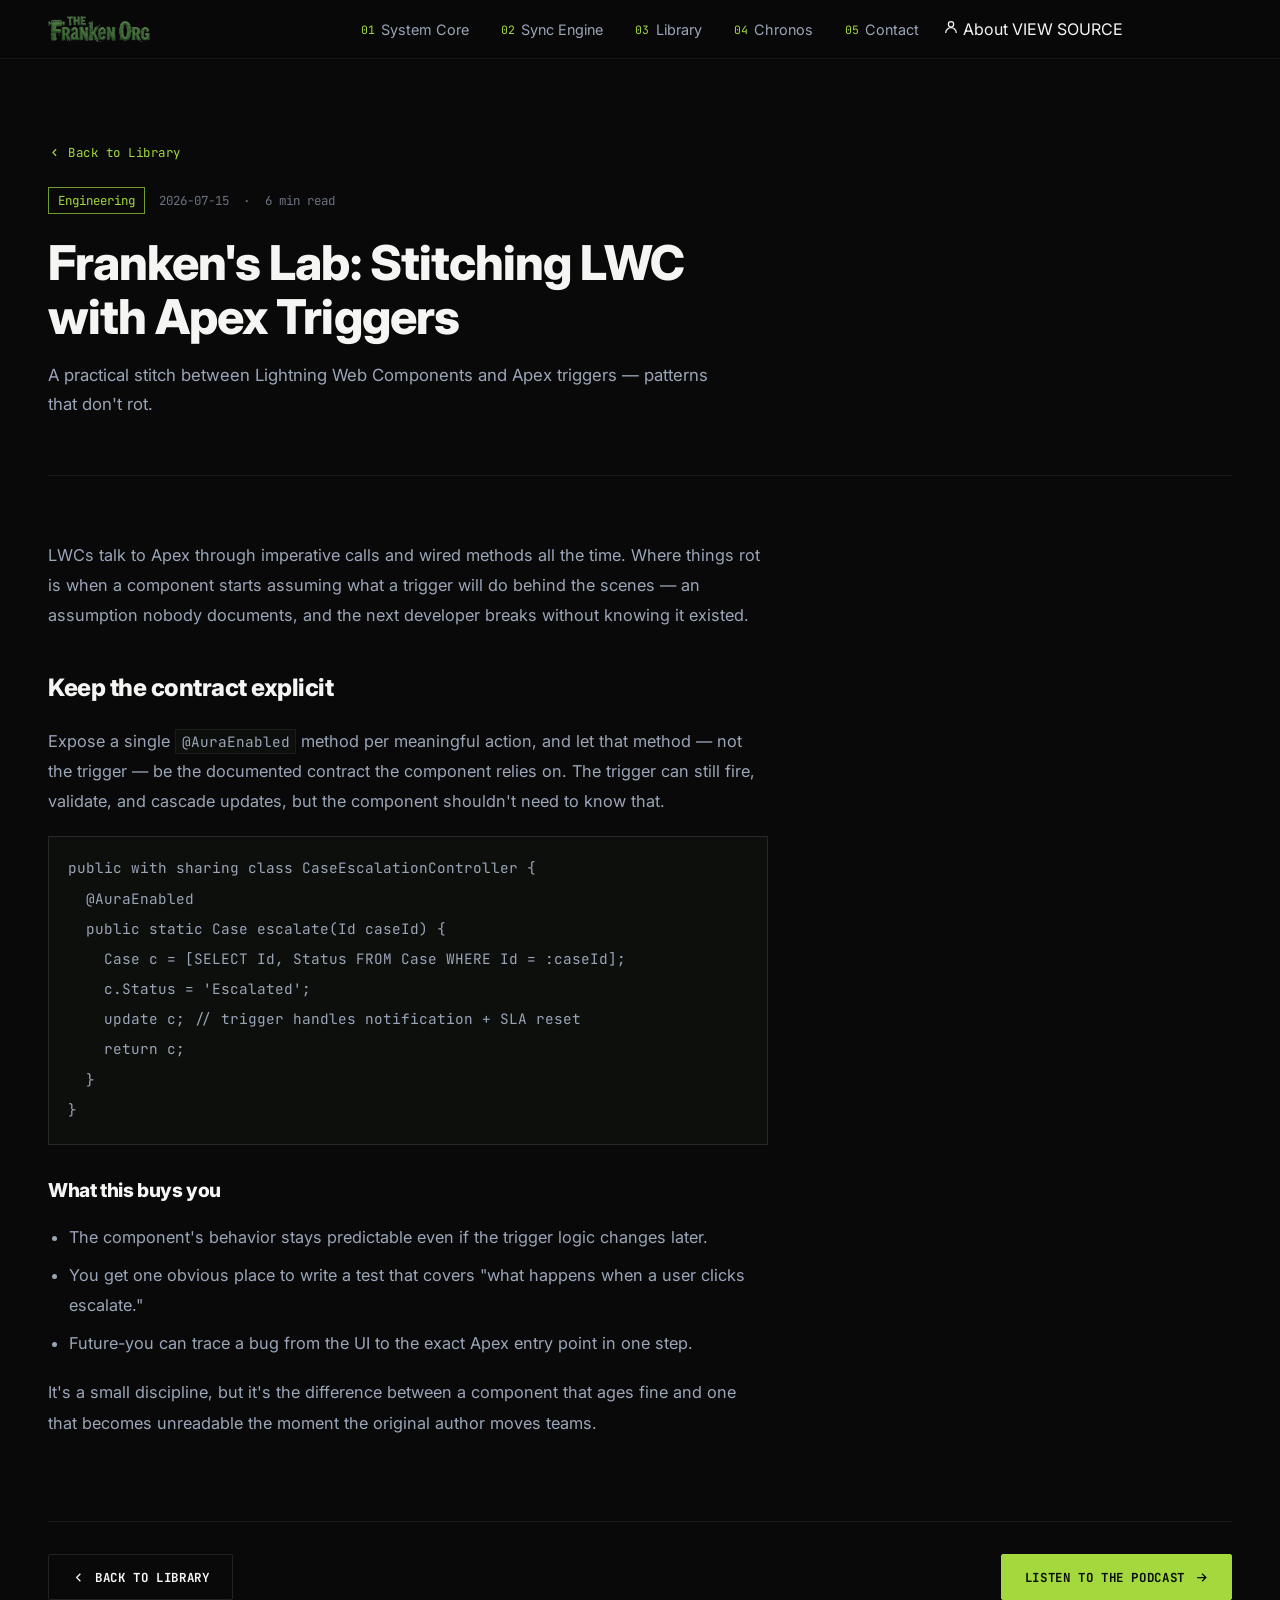
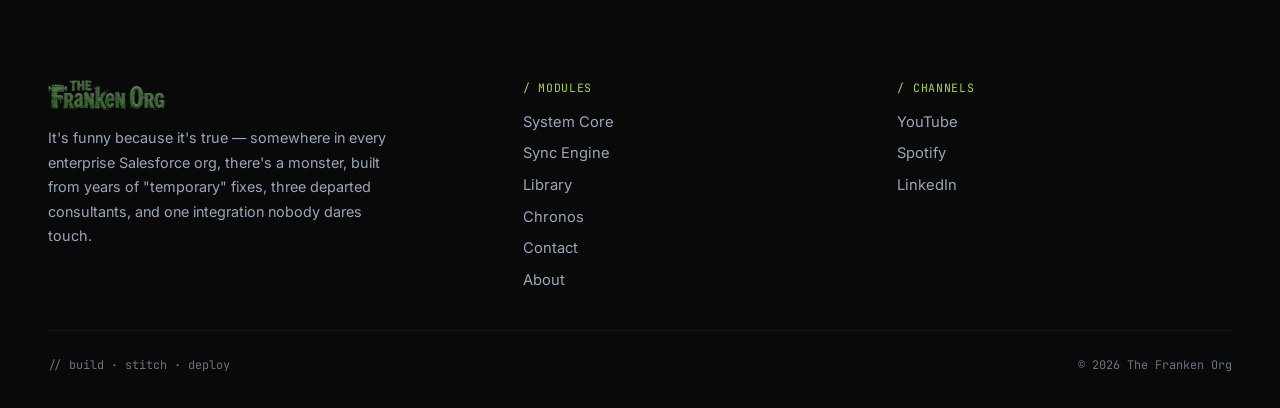
<file: frankens-lab-stitching-lwc-apex-triggers.html>
<!DOCTYPE html>
<html lang="en">
<head>
  <meta charset="UTF-8">
  <meta name="viewport" content="width=device-width, initial-scale=1.0">
  <title>Franken's Lab: Stitching LWC with Apex Triggers · The Franken Org</title>
  <meta name="description" content="A practical stitch between Lightning Web Components and Apex triggers — patterns that don't rot.">
  <link rel="icon" href="data:image/svg+xml,%3Csvg xmlns='http://www.w3.org/2000/svg' viewBox='0 0 100 100'%3E%3Ctext y='.9em' font-size='90'%3E%E2%9A%A1%3C/text%3E%3C/svg%3E">
  <link rel="preconnect" href="https://fonts.googleapis.com">
  <link rel="preconnect" href="https://fonts.gstatic.com" crossorigin>
  <link href="https://fonts.googleapis.com/css2?family=Inter:wght@400;500;600;700;800;900&family=JetBrains+Mono:wght@400;500;600;700&display=swap" rel="stylesheet">
  <link rel="stylesheet" href="../assets/site.css">
</head>
<body>

<header class="nav">
  <div class="nav-inner">
    <a href="../index.html" class="brand">
      <img src="../assets/frankenorg-logo.png" alt="The Franken Org">
    </a>
    <nav>
      <ul class="nav-links">
        <li><a href="../index.html#top"><span class="n">01</span> System Core</a></li>
        <li><a href="../index.html#sync-engine"><span class="n">02</span> Sync Engine</a></li>
        <li><a href="../index.html#library"><span class="n">03</span> Library</a></li>
        <li><a href="../index.html#chronos"><span class="n">04</span> Chronos</a></li>
        <li><a href="../index.html#contact"><span class="n">05</span> Contact</a></li>
      </ul>
    </nav>
    <div class="nav-right">
      <a href="../about.html" class="about">
        <svg width="16" height="16" viewBox="0 0 24 24" fill="none" stroke="currentColor" stroke-width="1.8"><circle cx="12" cy="8" r="4"/><path d="M4 21c0-4.4 3.6-8 8-8s8 3.6 8 8"/></svg>
        About
      </a>
      <a href="#" class="nav-source">VIEW SOURCE</a>
    </div>
  </div>
</header>

<main>
  <div class="container">
    <div class="article-header">
      <a href="../index.html#library" class="back-link">
        <svg width="13" height="13" viewBox="0 0 24 24" fill="none" stroke="currentColor" stroke-width="2"><path d="M15 18l-6-6 6-6"/></svg>
        Back to Library
      </a>
      <div class="article-meta-row">
        <span class="tag">Engineering</span>
        <span>2026-07-15</span>
        <span>·</span>
        <span>6 min read</span>
      </div>
      <h1>Franken's Lab: Stitching LWC with Apex Triggers</h1>
      <p class="dek">A practical stitch between Lightning Web Components and Apex triggers — patterns that don't rot.</p>
    </div>

    <article class="article-body">
      <p>LWCs talk to Apex through imperative calls and wired methods all the time. Where things rot is when a
      component starts assuming what a trigger will do behind the scenes — an assumption nobody documents, and the
      next developer breaks without knowing it existed.</p>

      <h2>Keep the contract explicit</h2>
      <p>Expose a single <code>@AuraEnabled</code> method per meaningful action, and let that method — not the
      trigger — be the documented contract the component relies on. The trigger can still fire, validate, and
      cascade updates, but the component shouldn't need to know that.</p>

      <pre><code>public with sharing class CaseEscalationController {
  @AuraEnabled
  public static Case escalate(Id caseId) {
    Case c = [SELECT Id, Status FROM Case WHERE Id = :caseId];
    c.Status = 'Escalated';
    update c; // trigger handles notification + SLA reset
    return c;
  }
}</code></pre>

      <h3>What this buys you</h3>
      <ul>
        <li>The component's behavior stays predictable even if the trigger logic changes later.</li>
        <li>You get one obvious place to write a test that covers "what happens when a user clicks escalate."</li>
        <li>Future-you can trace a bug from the UI to the exact Apex entry point in one step.</li>
      </ul>

      <p>It's a small discipline, but it's the difference between a component that ages fine and one that becomes
      unreadable the moment the original author moves teams.</p>
    </article>

    <div class="article-footer-cta">
      <a href="../index.html#library" class="btn btn-outline">
        <svg viewBox="0 0 24 24" fill="none" stroke="currentColor" stroke-width="2"><path d="M15 18l-6-6 6-6"/></svg>
        Back to Library
      </a>
      <a href="https://open.spotify.com/show/033VIwiH526O5xfmqSE515?si=af486339a3ea4901" target="_blank" rel="noopener" class="btn btn-fill">
        Listen to the Podcast
        <svg viewBox="0 0 24 24" fill="none" stroke="currentColor" stroke-width="2"><path d="M5 12h14M13 6l6 6-6 6"/></svg>
      </a>
    </div>
  </div>
</main>

<footer>
  <div class="container">
    <div class="footer-top">
      <div>
        <div class="footer-brand">
          <img src="../assets/frankenorg-logo.png" alt="The Franken Org">
        </div>
        <p class="tag">
          It's funny because it's true — somewhere in every enterprise Salesforce org, there's a monster, built from
          years of "temporary" fixes, three departed consultants, and one integration nobody dares touch.
        </p>
      </div>
      <div class="footer-col">
        <div class="h">/ Modules</div>
        <ul>
          <li><a href="../index.html#top">System Core</a></li>
          <li><a href="../index.html#sync-engine">Sync Engine</a></li>
          <li><a href="../index.html#library">Library</a></li>
          <li><a href="../index.html#chronos">Chronos</a></li>
          <li><a href="../index.html#contact">Contact</a></li>
          <li><a href="../about.html">About</a></li>
        </ul>
      </div>
      <div class="footer-col">
        <div class="h">/ Channels</div>
        <ul>
          <li><a href="https://www.youtube.com/playlist?list=PLMADD-VEXGwY" target="_blank" rel="noopener">YouTube</a></li>
          <li><a href="https://open.spotify.com/show/033VIwiH526O5xfmqSE515?si=af486339a3ea4901" target="_blank" rel="noopener">Spotify</a></li>
          <li><a href="https://www.linkedin.com/company/frankenorg" target="_blank" rel="noopener">LinkedIn</a></li>
        </ul>
      </div>
    </div>
    <div class="footer-bottom">
      <span>// build · stitch · deploy</span>
      <span>© 2026 The Franken Org</span>
    </div>
  </div>
</footer>

</body>
</html>
</file>
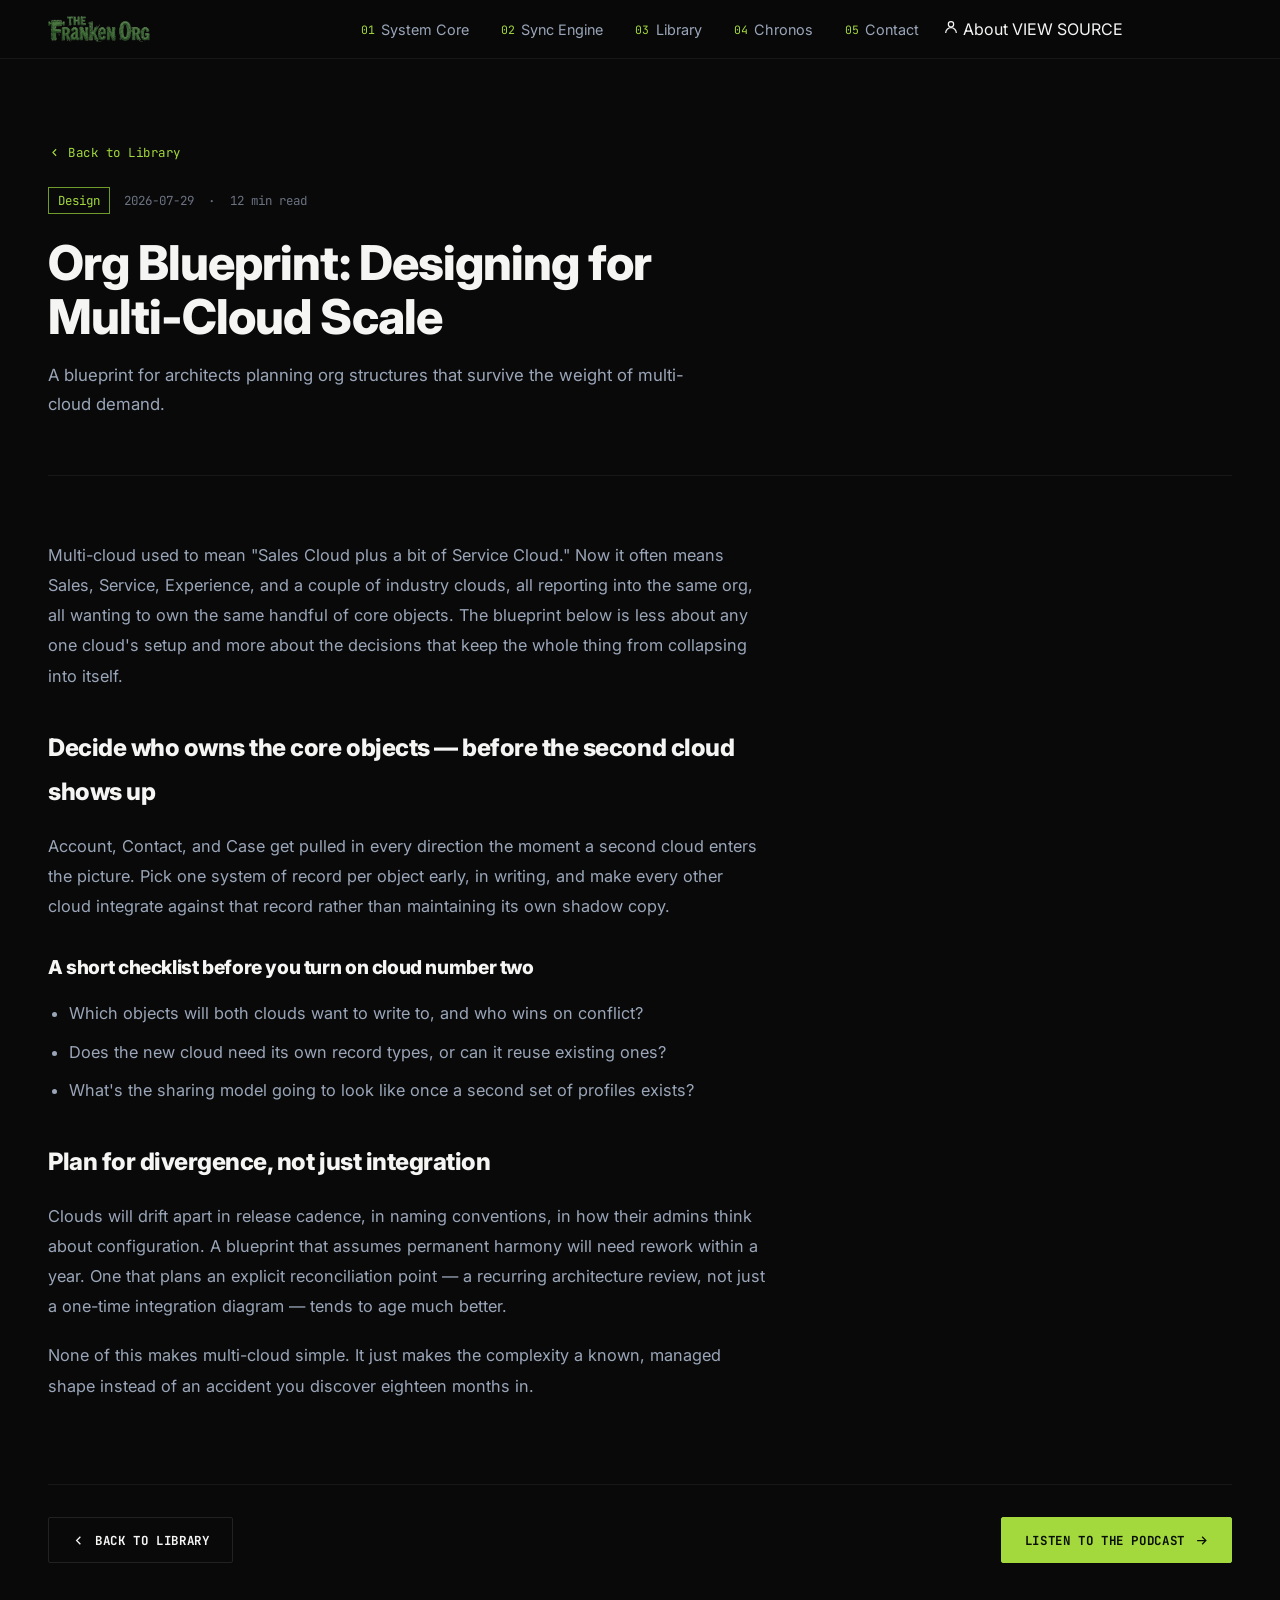
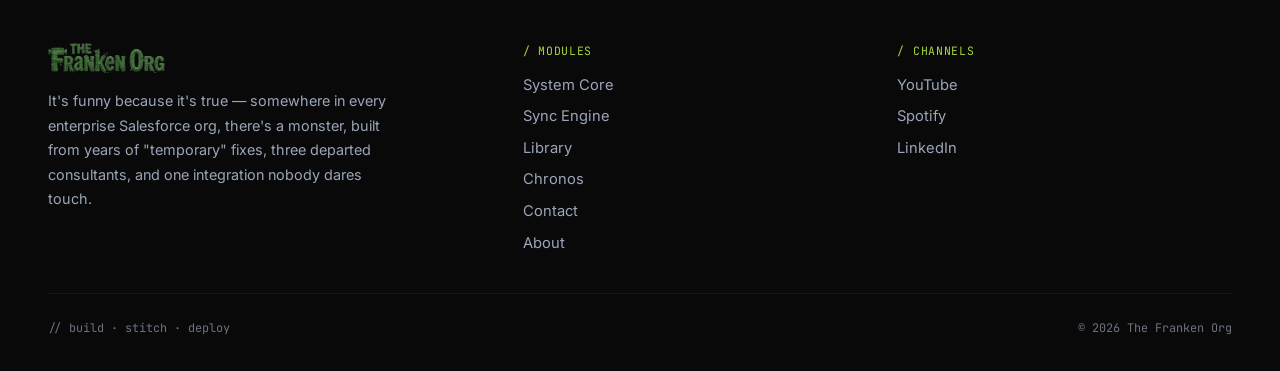
<file: org-blueprint-multi-cloud-scale.html>
<!DOCTYPE html>
<html lang="en">
<head>
  <meta charset="UTF-8">
  <meta name="viewport" content="width=device-width, initial-scale=1.0">
  <title>Org Blueprint: Designing for Multi-Cloud Scale · The Franken Org</title>
  <meta name="description" content="A blueprint for architects planning org structures that survive the weight of multi-cloud demand.">
  <link rel="icon" href="data:image/svg+xml,%3Csvg xmlns='http://www.w3.org/2000/svg' viewBox='0 0 100 100'%3E%3Ctext y='.9em' font-size='90'%3E%E2%9A%A1%3C/text%3E%3C/svg%3E">
  <link rel="preconnect" href="https://fonts.googleapis.com">
  <link rel="preconnect" href="https://fonts.gstatic.com" crossorigin>
  <link href="https://fonts.googleapis.com/css2?family=Inter:wght@400;500;600;700;800;900&family=JetBrains+Mono:wght@400;500;600;700&display=swap" rel="stylesheet">
  <link rel="stylesheet" href="../assets/site.css">
</head>
<body>

<header class="nav">
  <div class="nav-inner">
    <a href="../index.html" class="brand">
      <img src="../assets/frankenorg-logo.png" alt="The Franken Org">
    </a>
    <nav>
      <ul class="nav-links">
        <li><a href="../index.html#top"><span class="n">01</span> System Core</a></li>
        <li><a href="../index.html#sync-engine"><span class="n">02</span> Sync Engine</a></li>
        <li><a href="../index.html#library"><span class="n">03</span> Library</a></li>
        <li><a href="../index.html#chronos"><span class="n">04</span> Chronos</a></li>
        <li><a href="../index.html#contact"><span class="n">05</span> Contact</a></li>
      </ul>
    </nav>
    <div class="nav-right">
      <a href="../about.html" class="about">
        <svg width="16" height="16" viewBox="0 0 24 24" fill="none" stroke="currentColor" stroke-width="1.8"><circle cx="12" cy="8" r="4"/><path d="M4 21c0-4.4 3.6-8 8-8s8 3.6 8 8"/></svg>
        About
      </a>
      <a href="#" class="nav-source">VIEW SOURCE</a>
    </div>
  </div>
</header>

<main>
  <div class="container">
    <div class="article-header">
      <a href="../index.html#library" class="back-link">
        <svg width="13" height="13" viewBox="0 0 24 24" fill="none" stroke="currentColor" stroke-width="2"><path d="M15 18l-6-6 6-6"/></svg>
        Back to Library
      </a>
      <div class="article-meta-row">
        <span class="tag">Design</span>
        <span>2026-07-29</span>
        <span>·</span>
        <span>12 min read</span>
      </div>
      <h1>Org Blueprint: Designing for Multi-Cloud Scale</h1>
      <p class="dek">A blueprint for architects planning org structures that survive the weight of multi-cloud demand.</p>
    </div>

    <article class="article-body">
      <p>Multi-cloud used to mean "Sales Cloud plus a bit of Service Cloud." Now it often means Sales, Service,
      Experience, and a couple of industry clouds, all reporting into the same org, all wanting to own the same
      handful of core objects. The blueprint below is less about any one cloud's setup and more about the
      decisions that keep the whole thing from collapsing into itself.</p>

      <h2>Decide who owns the core objects — before the second cloud shows up</h2>
      <p>Account, Contact, and Case get pulled in every direction the moment a second cloud enters the picture.
      Pick one system of record per object early, in writing, and make every other cloud integrate against that
      record rather than maintaining its own shadow copy.</p>

      <h3>A short checklist before you turn on cloud number two</h3>
      <ul>
        <li>Which objects will both clouds want to write to, and who wins on conflict?</li>
        <li>Does the new cloud need its own record types, or can it reuse existing ones?</li>
        <li>What's the sharing model going to look like once a second set of profiles exists?</li>
      </ul>

      <h2>Plan for divergence, not just integration</h2>
      <p>Clouds will drift apart in release cadence, in naming conventions, in how their admins think about
      configuration. A blueprint that assumes permanent harmony will need rework within a year. One that plans
      an explicit reconciliation point — a recurring architecture review, not just a one-time integration diagram —
      tends to age much better.</p>

      <p>None of this makes multi-cloud simple. It just makes the complexity a known, managed shape instead of an
      accident you discover eighteen months in.</p>
    </article>

    <div class="article-footer-cta">
      <a href="../index.html#library" class="btn btn-outline">
        <svg viewBox="0 0 24 24" fill="none" stroke="currentColor" stroke-width="2"><path d="M15 18l-6-6 6-6"/></svg>
        Back to Library
      </a>
      <a href="https://open.spotify.com/show/033VIwiH526O5xfmqSE515?si=af486339a3ea4901" target="_blank" rel="noopener" class="btn btn-fill">
        Listen to the Podcast
        <svg viewBox="0 0 24 24" fill="none" stroke="currentColor" stroke-width="2"><path d="M5 12h14M13 6l6 6-6 6"/></svg>
      </a>
    </div>
  </div>
</main>

<footer>
  <div class="container">
    <div class="footer-top">
      <div>
        <div class="footer-brand">
          <img src="../assets/frankenorg-logo.png" alt="The Franken Org">
        </div>
        <p class="tag">
          It's funny because it's true — somewhere in every enterprise Salesforce org, there's a monster, built from
          years of "temporary" fixes, three departed consultants, and one integration nobody dares touch.
        </p>
      </div>
      <div class="footer-col">
        <div class="h">/ Modules</div>
        <ul>
          <li><a href="../index.html#top">System Core</a></li>
          <li><a href="../index.html#sync-engine">Sync Engine</a></li>
          <li><a href="../index.html#library">Library</a></li>
          <li><a href="../index.html#chronos">Chronos</a></li>
          <li><a href="../index.html#contact">Contact</a></li>
          <li><a href="../about.html">About</a></li>
        </ul>
      </div>
      <div class="footer-col">
        <div class="h">/ Channels</div>
        <ul>
          <li><a href="https://www.youtube.com/playlist?list=PLMADD-VEXGwY" target="_blank" rel="noopener">YouTube</a></li>
          <li><a href="https://open.spotify.com/show/033VIwiH526O5xfmqSE515?si=af486339a3ea4901" target="_blank" rel="noopener">Spotify</a></li>
          <li><a href="https://www.linkedin.com/company/frankenorg" target="_blank" rel="noopener">LinkedIn</a></li>
        </ul>
      </div>
    </div>
    <div class="footer-bottom">
      <span>// build · stitch · deploy</span>
      <span>© 2026 The Franken Org</span>
    </div>
  </div>
</footer>

</body>
</html>
</file>
<file: assets/site.css>
/* =========================================================
   The Franken Org — shared stylesheet
   Used by: index.html, about.html, and every page in /articles/
   ========================================================= */

  :root{
    --bg:#09090a;
    --bg-raised:#0d0f0d;
    --white:#f5f6f4;
    --body:#9aa6b8;
    --muted:#6b7280;
    --lime:#a3d93c;
    --lime-dim:#6f9c2a;
    --lime-glow:rgba(163,217,60,0.18);
    --border:rgba(255,255,255,0.10);
    --border-soft:rgba(255,255,255,0.06);
    --danger:#ff6b5f;
    --font-display:'Inter', sans-serif;
    --font-mono:'JetBrains Mono', monospace;
  }
  *{box-sizing:border-box;}
  html{scroll-behavior:smooth;}
  body{
    margin:0;
    background:var(--bg);
    color:var(--white);
    font-family:var(--font-display);
    -webkit-font-smoothing:antialiased;
  }
  a{color:inherit;text-decoration:none;}
  img{max-width:100%;display:block;}
  .container{
    width:100%;
    max-width:1280px;
    margin:0 auto;
    padding:0 clamp(20px, 4vw, 48px);
  }
  .eyebrow{
    display:flex;
    align-items:center;
    gap:.55rem;
    font-family:var(--font-mono);
    font-size:.78rem;
    letter-spacing:.06em;
    color:var(--lime);
    text-transform:uppercase;
    margin-bottom:1rem;
  }
  .eyebrow .dot{
    width:8px;height:8px;
    background:var(--lime);
    display:inline-block;
    flex:0 0 auto;
  }
  h1,h2,h3{
    font-family:var(--font-display);
    font-weight:800;
    letter-spacing:-0.02em;
    margin:0;
    color:var(--white);
  }
  .section{
    padding:clamp(56px, 8vw, 108px) 0;
    border-bottom:1px solid var(--border-soft);
  }
  .section-head{
    display:flex;
    justify-content:space-between;
    align-items:flex-end;
    gap:2rem;
    flex-wrap:wrap;
    margin-bottom:2.6rem;
  }
  .section-head h2{
    font-size:clamp(1.9rem, 3.4vw, 2.6rem);
    line-height:1.12;
  }
  .section-head p{
    max-width:32ch;
    color:var(--body);
    font-size:.98rem;
    line-height:1.65;
    margin:0;
  }

  /* ---- bracket card utility: corner brackets via multi-background, no extra markup ---- */
  .bracket{
    position:relative;
    border:1px solid var(--border);
    background:
      linear-gradient(var(--lime), var(--lime)), linear-gradient(var(--lime), var(--lime)),
      linear-gradient(var(--lime), var(--lime)), linear-gradient(var(--lime), var(--lime)),
      linear-gradient(var(--lime), var(--lime)), linear-gradient(var(--lime), var(--lime)),
      linear-gradient(var(--lime), var(--lime)), linear-gradient(var(--lime), var(--lime));
    background-repeat:no-repeat;
    background-size:
      18px 2px, 2px 18px,
      18px 2px, 2px 18px,
      18px 2px, 2px 18px,
      18px 2px, 2px 18px;
    background-position:
      top -1px left -1px, top -1px left -1px,
      top -1px right -1px, top -1px right -1px,
      bottom -1px left -1px, bottom -1px left -1px,
      bottom -1px right -1px, bottom -1px right -1px;
  }

  /* ---- buttons ---- */
  .btn{
    display:inline-flex;
    align-items:center;
    gap:.55rem;
    font-family:var(--font-mono);
    font-size:.78rem;
    font-weight:700;
    letter-spacing:.05em;
    text-transform:uppercase;
    padding:.85rem 1.4rem;
    border-radius:2px;
    border:1px solid var(--border);
    cursor:pointer;
    transition:transform .12s ease, border-color .15s ease, background .15s ease;
    white-space:nowrap;
  }
  .btn svg{width:15px;height:15px;flex:0 0 auto;}
  .btn:hover{transform:translateY(-1px);}
  .btn-fill{
    background:var(--lime);
    border-color:var(--lime);
    color:#0a0f06;
  }
  .btn-fill:hover{background:#b3e657;}
  .btn-outline{
    background:transparent;
    color:var(--white);
    border-color:var(--border);
  }
  .btn-outline:hover{border-color:var(--lime);color:var(--lime);}
  .btn-outline.small{
    padding:.6rem 1rem;
    font-size:.72rem;
    color:var(--lime);
    border-color:var(--border);
  }

  /* ================= NAV ================= */
  header.nav{
    position:sticky;
    top:0;
    z-index:50;
    background:rgba(9,9,10,0.86);
    backdrop-filter:blur(10px);
    border-bottom:1px solid var(--border-soft);
  }
  .nav-inner{
    display:grid;
    grid-template-columns:1fr auto 1fr;
    align-items:center;
    padding:1rem clamp(20px, 4vw, 48px);
    gap:1.5rem;
  }
  .brand{
    justify-self:start;
    display:flex;
    align-items:center;
    gap:.7rem;
    font-weight:800;
    font-size:1.02rem;
  }
  .brand img{height:26px;width:auto;}
  header.nav > .nav-inner > nav{justify-self:start;}
  .nav-links{
    display:flex;
    align-items:center;
    gap:2rem;
    list-style:none;
    margin:0;
    padding:0;
  }
  .nav-links a{
    font-size:.9rem;
    color:var(--body);
    display:flex;
    align-items:center;
    gap:.4rem;
    transition:color .15s ease;
  }
  .nav-links a:hover{color:var(--white);}
  .nav-links .n{
    font-family:var(--font-mono);
    color:var(--lime);
    font-size:.72rem;
  }
  .nav-toggle{display:none;}
  @media(max-width:920px){
    .nav-links{display:none;}
  }

  /* ================= HERO ================= */
  .hero{padding-top:clamp(64px,10vw,108px);}
  .hero h1{
    font-size:clamp(2.4rem, 6.4vw, 4.6rem);
    line-height:1.04;
    max-width:16ch;
  }
  .hero h1 .accent{color:var(--lime);}
  .hero p.lede{
    margin-top:1.6rem;
    max-width:100%;
    color:var(--body);
    font-size:1.06rem;
    line-height:1.75;
  }
  .hero-actions{
    display:flex;
    flex-wrap:wrap;
    gap:.9rem;
    margin-top:2.2rem;
  }

  /* status console */
  .status-console{
    margin-top:3.6rem;
    padding:0;
  }
  .console-head{
    display:flex;
    justify-content:space-between;
    align-items:center;
    padding:.9rem 1.3rem;
    border-bottom:1px solid var(--border-soft);
    font-family:var(--font-mono);
    font-size:.75rem;
    letter-spacing:.08em;
    text-transform:uppercase;
    color:var(--muted);
  }
  .console-head .live{
    display:flex;align-items:center;gap:.5rem;
    color:var(--body);
  }
  .live-dot{
    width:7px;height:7px;border-radius:50%;
    background:var(--lime);
    box-shadow:0 0 0 0 var(--lime-glow);
    animation:pulse 1.8s infinite;
  }
  @keyframes pulse{
    0%{box-shadow:0 0 0 0 var(--lime-glow);}
    70%{box-shadow:0 0 0 8px transparent;}
    100%{box-shadow:0 0 0 0 transparent;}
  }
  .console-body{
    display:grid;
    grid-template-columns:1fr 1fr;
  }
  @media(max-width:720px){ .console-body{grid-template-columns:1fr;} }
  .console-cell{
    display:flex;
    gap:.9rem;
    align-items:flex-start;
    padding:1.5rem 1.4rem;
  }
  .console-cell:first-child{border-right:1px solid var(--border-soft);}
  @media(max-width:720px){ .console-cell:first-child{border-right:none;border-bottom:1px solid var(--border-soft);} }
  .console-cell .icon{
    color:var(--lime);
    flex:0 0 auto;
    margin-top:.15rem;
  }
  .console-cell .label{
    font-family:var(--font-mono);
    font-size:.7rem;
    letter-spacing:.08em;
    text-transform:uppercase;
    color:var(--muted);
    margin-bottom:.3rem;
  }
  .console-cell .title{font-weight:700;font-size:1rem;}
  .console-cell .meta{
    font-family:var(--font-mono);
    font-size:.76rem;
    color:var(--muted);
    margin-top:.35rem;
  }

  /* ================= SYNC ENGINE / EPISODES ================= */
  .subrow{
    display:flex;
    align-items:center;
    gap:.5rem;
    font-family:var(--font-mono);
    font-size:.76rem;
    color:var(--lime);
    letter-spacing:.04em;
    margin-bottom:1.4rem;
  }
  .episodes-grid{
    display:grid;
    grid-template-columns:1fr 1fr;
    gap:1.1rem;
  }
  @media(max-width:760px){ .episodes-grid{grid-template-columns:1fr;} }
  .ep-card{padding:1.5rem 1.5rem 1.6rem;}
  .ep-meta{
    display:flex;
    align-items:center;
    gap:.5rem;
    font-family:var(--font-mono);
    font-size:.76rem;
    color:var(--lime);
    margin-bottom:.9rem;
  }
  .ep-meta .sep{color:var(--muted);}
  .ep-meta .date, .ep-meta .dur{color:var(--muted);}
  .ep-card h3{
    font-size:1.15rem;
    font-weight:700;
    line-height:1.35;
    margin-bottom:.6rem;
  }
  .ep-card p{
    color:var(--body);
    font-size:.92rem;
    line-height:1.65;
    margin:0 0 1.2rem;
  }
  .center-cta{text-align:center;margin-top:2.4rem;}

  /* ================= LIBRARY ================= */
  .library-grid{
    display:grid;
    grid-template-columns:repeat(3, 1fr);
    gap:1.1rem;
  }
  @media(max-width:980px){ .library-grid{grid-template-columns:1fr 1fr;} }
  @media(max-width:640px){ .library-grid{grid-template-columns:1fr;} }
  .lib-card{overflow:hidden;}
  .lib-thumb{
    position:relative;
    aspect-ratio:16/10;
    overflow:hidden;
    border-bottom:1px solid var(--border-soft);
  }
  .lib-thumb .grad{
    position:absolute;inset:0;
  }
  .lib-thumb .tag{
    position:absolute;top:.7rem;left:.7rem;
    background:rgba(9,12,9,0.75);
    border:1px solid var(--lime-dim);
    color:var(--lime);
    font-family:var(--font-mono);
    font-size:.68rem;
    letter-spacing:.04em;
    text-transform:uppercase;
    padding:.28rem .55rem;
    display:flex;align-items:center;gap:.35rem;
  }
  .lib-thumb .badge{
    position:absolute;bottom:.7rem;right:.7rem;
    background:rgba(9,12,9,0.75);
    border:1px solid var(--border);
    color:var(--body);
    font-family:var(--font-mono);
    font-size:.68rem;
    padding:.25rem .5rem;
    display:flex;align-items:center;gap:.3rem;
  }
  .lib-body{padding:1.2rem 1.3rem 1.4rem;}
  .lib-date{
    font-family:var(--font-mono);
    font-size:.72rem;
    color:var(--muted);
    margin-bottom:.5rem;
  }
  .lib-body h3{
    font-size:1.05rem;
    line-height:1.35;
    margin-bottom:.55rem;
  }
  .lib-body p{
    color:var(--body);
    font-size:.87rem;
    line-height:1.6;
    margin:0 0 1rem;
  }
  .lib-link{
    display:inline-flex;align-items:center;gap:.4rem;
    font-family:var(--font-mono);
    font-size:.74rem;
    letter-spacing:.04em;
    color:var(--lime);
  }
  .lib-link:hover{text-decoration:underline;text-underline-offset:3px;}

  /* ================= CHRONOS / TIMELINE ================= */
  .timeline{
    position:relative;
    display:grid;
    grid-template-columns:1fr 40px 1fr;
    gap:0 clamp(20px, 3vw, 48px);
  }
  @media(max-width:760px){
    .timeline{grid-template-columns:1fr;gap:1.1rem;}
    .timeline .rail{display:none;}
  }
  .timeline .rail{
    grid-row:1 / -1;
    display:flex;
    justify-content:center;
  }
  .timeline .rail-line{
    width:1px;
    background:var(--border);
    position:relative;
  }
  .timeline-row{
    display:contents;
  }
  @media(max-width:760px){ .timeline-row{display:block;} }
  .t-card{
    padding:1.4rem 1.5rem;
    margin-bottom:2.2rem;
  }
  .t-card.left{grid-column:1;}
  .t-card.right{grid-column:3;}
  .t-node{
    grid-column:2;
    display:flex;
    align-items:flex-start;
    justify-content:center;
    padding-top:1.7rem;
  }
  @media(max-width:760px){ .t-node{display:none;} }
  .t-dot{
    width:11px;height:11px;border-radius:50%;
    border:2px solid var(--lime);
    background:var(--bg);
  }
  .t-dot.filled{background:var(--lime);}
  .t-id{
    font-family:var(--font-mono);
    font-size:.74rem;
    color:var(--lime);
    display:flex;
    gap:.6rem;
    margin-bottom:.7rem;
  }
  .t-id .date{color:var(--muted);}
  .t-card h3{font-size:1.15rem;margin-bottom:.6rem;}
  .t-detail-row{
    display:flex;flex-wrap:wrap;gap:1rem;
    font-family:var(--font-mono);
    font-size:.78rem;
    color:var(--muted);
    margin-bottom:.9rem;
  }
  .t-detail-row span{display:flex;align-items:center;gap:.35rem;}
  .t-desc{
    color:var(--body);
    font-size:.9rem;
    line-height:1.6;
    max-height:0;
    overflow:hidden;
    transition:max-height .25s ease;
  }
  .t-card.expanded .t-desc{max-height:200px;margin-bottom:.9rem;}
  .t-toggle{
    background:none;border:none;padding:0;
    display:flex;align-items:center;gap:.35rem;
    font-family:var(--font-mono);
    font-size:.72rem;
    letter-spacing:.05em;
    text-transform:uppercase;
    color:var(--lime);
    cursor:pointer;
  }
  .t-toggle svg{width:12px;height:12px;transition:transform .2s ease;}
  .t-card.expanded .t-toggle svg{transform:rotate(180deg);}

  /* ================= CONTACT ================= */
  .contact-grid{
    display:grid;
    grid-template-columns:1fr 1fr;
    gap:1.1rem;
    align-items:stretch;
  }
  @media(max-width:840px){ .contact-grid{grid-template-columns:1fr;} }
  .contact-left{display:flex;flex-direction:column;gap:1.1rem;}
  .contact-right{display:flex;flex-direction:column;}
  .channels-card{flex:1;}
  .info-card{padding:1.2rem 1.3rem;}
  .info-card .label{
    font-family:var(--font-mono);
    font-size:.72rem;
    letter-spacing:.06em;
    text-transform:uppercase;
    color:var(--lime);
    margin-bottom:.7rem;
    display:flex;align-items:center;gap:.4rem;
  }
  .info-card .value{
    display:flex;align-items:center;gap:.6rem;
    font-size:.98rem;
  }
  .channels-list{display:flex;flex-direction:column;gap:1rem;margin-top:.2rem;}
  .channels-list a{
    display:flex;align-items:center;gap:.6rem;
    font-size:.95rem;
    color:var(--white);
  }
  .channels-list a:hover{color:var(--lime);}

  .form-card{padding:1.6rem 1.7rem 1.8rem;}
  .form-card .label{
    font-family:var(--font-mono);
    font-size:.72rem;
    letter-spacing:.06em;
    text-transform:uppercase;
    color:var(--lime);
    margin-bottom:1.3rem;
    display:flex;align-items:center;gap:.4rem;
  }
  .form-row{
    display:grid;
    grid-template-columns:1fr 1fr;
    gap:1rem;
    margin-bottom:1.1rem;
  }
  @media(max-width:520px){ .form-row{grid-template-columns:1fr;} }
  .field{display:flex;flex-direction:column;gap:.45rem;}
  .field label{
    font-size:.78rem;
    color:var(--muted);
  }
  .field input, .field textarea{
    background:var(--bg-raised);
    border:1px solid var(--border);
    color:var(--white);
    font-family:var(--font-display);
    font-size:.92rem;
    padding:.75rem .85rem;
    border-radius:2px;
    resize:vertical;
  }
  .field input:focus, .field textarea:focus{
    outline:none;
    border-color:var(--lime);
  }
  .field textarea{min-height:130px;}
  .form-card .field:last-of-type{margin-bottom:1.4rem;}

  /* ================= FOOTER ================= */
  footer{padding:clamp(48px,7vw,80px) 0 2.2rem;}
  .footer-top{
    display:grid;
    grid-template-columns:1.3fr 1fr 1fr;
    gap:2.5rem;
    padding-bottom:2.6rem;
    border-bottom:1px solid var(--border-soft);
  }
  @media(max-width:760px){ .footer-top{grid-template-columns:1fr;} }
  .footer-brand{display:flex;align-items:center;gap:.6rem;margin-bottom:1rem;}
  .footer-brand img{height:30px;width:auto;}
  footer p.tag{
    color:var(--body);
    font-size:.9rem;
    line-height:1.7;
    max-width:38ch;
    margin:0;
  }
  .footer-col .h{
    font-family:var(--font-mono);
    font-size:.72rem;
    letter-spacing:.06em;
    text-transform:uppercase;
    color:var(--lime);
    margin-bottom:1.1rem;
  }
  .footer-col ul{list-style:none;margin:0;padding:0;display:flex;flex-direction:column;gap:.85rem;}
  .footer-col a{
    color:var(--body);
    font-size:.92rem;
    display:flex;align-items:center;gap:.5rem;
  }
  .footer-col a:hover{color:var(--white);}
  .footer-bottom{
    display:flex;
    justify-content:space-between;
    align-items:center;
    flex-wrap:wrap;
    gap:.6rem;
    padding-top:1.6rem;
    font-family:var(--font-mono);
    font-size:.74rem;
    color:var(--muted);
  }

  .visually-hidden{
    position:absolute;width:1px;height:1px;overflow:hidden;
    clip:rect(0,0,0,0);white-space:nowrap;
  }

/* ================= CHRONOS extras (register button, always-visible desc) ================= */
.t-desc{
  max-height:none;
  overflow:visible;
  color:var(--body);
  font-size:.9rem;
  line-height:1.65;
  margin-bottom:1.1rem;
}
.t-card .t-footer-row{
  display:flex;
  align-items:center;
  justify-content:space-between;
  gap:1rem;
  flex-wrap:wrap;
}
.t-tag-pill{
  font-family:var(--font-mono);
  font-size:.7rem;
  letter-spacing:.05em;
  text-transform:uppercase;
  color:var(--muted);
}

/* ================= SUB-PAGE HEADER (about, articles) ================= */
.page-header{
  padding:clamp(56px,9vw,96px) 0 clamp(32px,5vw,56px);
}
.page-header h1{
  font-size:clamp(2.1rem, 4.6vw, 3.2rem);
  line-height:1.1;
  max-width:20ch;
}
.page-header p.lede{
  margin-top:1.2rem;
  max-width:56ch;
  color:var(--body);
  font-size:1.02rem;
  line-height:1.75;
}
.back-link{
  display:inline-flex;
  align-items:center;
  gap:.45rem;
  font-family:var(--font-mono);
  font-size:.78rem;
  letter-spacing:.04em;
  color:var(--lime);
  margin-bottom:1.6rem;
}
.back-link:hover{text-decoration:underline;text-underline-offset:3px;}

/* ================= ABOUT / TEAM ================= */
.team-grid{
  display:grid;
  grid-template-columns:repeat(3, 1fr);
  gap:1.1rem;
}
@media(max-width:900px){ .team-grid{grid-template-columns:1fr 1fr;} }
@media(max-width:600px){ .team-grid{grid-template-columns:1fr;} }
.team-card{padding:1.6rem 1.5rem 1.7rem;text-align:center;}
.team-photo{
  width:96px;height:96px;
  border-radius:50%;
  margin:0 auto 1.1rem;
  overflow:hidden;
  border:1px solid var(--border);
  display:flex;align-items:center;justify-content:center;
  background:var(--bg-raised);
  font-family:var(--font-mono);
  font-weight:700;
  font-size:1.4rem;
  color:var(--lime);
}
.team-photo img{width:100%;height:100%;object-fit:cover;}
.team-card h3{font-size:1.05rem;margin-bottom:.3rem;}
.team-role{
  font-family:var(--font-mono);
  font-size:.74rem;
  color:var(--lime);
  letter-spacing:.03em;
  margin-bottom:.9rem;
}
.team-bio{
  color:var(--body);
  font-size:.88rem;
  line-height:1.65;
  margin:0 0 1.1rem;
}
.team-socials{
  display:flex;
  justify-content:center;
  gap:.8rem;
}
.team-socials a{
  width:34px;height:34px;
  border:1px solid var(--border);
  display:flex;align-items:center;justify-content:center;
  color:var(--body);
}
.team-socials a:hover{border-color:var(--lime);color:var(--lime);}

/* ================= ARTICLE PAGE ================= */
.article-header{
  padding:clamp(48px,8vw,84px) 0 clamp(24px,4vw,40px);
  border-bottom:1px solid var(--border-soft);
}
.article-meta-row{
  display:flex;
  align-items:center;
  gap:.9rem;
  flex-wrap:wrap;
  font-family:var(--font-mono);
  font-size:.78rem;
  color:var(--muted);
  margin-bottom:1.4rem;
}
.article-meta-row .tag{
  color:var(--lime);
  border:1px solid var(--lime-dim);
  padding:.25rem .55rem;
}
.article-header h1{
  font-size:clamp(2rem, 4.6vw, 3rem);
  line-height:1.12;
  max-width:22ch;
}
.article-header .dek{
  margin-top:1.1rem;
  max-width:60ch;
  color:var(--body);
  font-size:1.05rem;
  line-height:1.7;
}
.article-hero-img{
  width:100%;
  aspect-ratio:21/9;
  margin-top:2.2rem;
  border:1px solid var(--border-soft);
  overflow:hidden;
}
.article-hero-img img{width:100%;height:100%;object-fit:cover;}
.article-body{
  max-width:72ch;
  padding:clamp(40px,6vw,64px) 0;
  color:var(--body);
  font-size:1.02rem;
  line-height:1.85;
}
.article-body h2{
  color:var(--white);
  font-size:1.5rem;
  margin:2.2rem 0 1rem;
}
.article-body h3{
  color:var(--white);
  font-size:1.2rem;
  margin:1.8rem 0 .8rem;
}
.article-body p{margin:0 0 1.2rem;}
.article-body ul, .article-body ol{margin:0 0 1.2rem;padding-left:1.3rem;}
.article-body li{margin-bottom:.5rem;}
.article-body a{color:var(--lime);text-decoration:underline;text-underline-offset:3px;}
.article-body blockquote{
  margin:1.8rem 0;
  padding:.2rem 0 .2rem 1.2rem;
  border-left:2px solid var(--lime);
  color:var(--white);
  font-size:1.1rem;
  font-style:italic;
}
.article-body code{
  font-family:var(--font-mono);
  font-size:.88em;
  background:var(--bg-raised);
  border:1px solid var(--border-soft);
  padding:.1rem .35rem;
}
.article-body pre{
  background:var(--bg-raised);
  border:1px solid var(--border);
  padding:1.1rem 1.2rem;
  overflow-x:auto;
  margin:0 0 1.4rem;
}
.article-body pre code{border:none;background:none;padding:0;}
.article-body img{width:100%;border:1px solid var(--border-soft);margin:1.6rem 0;}
.article-footer-cta{
  display:flex;
  justify-content:space-between;
  align-items:center;
  flex-wrap:wrap;
  gap:1rem;
  padding-top:2rem;
  border-top:1px solid var(--border-soft);
}
</file>
